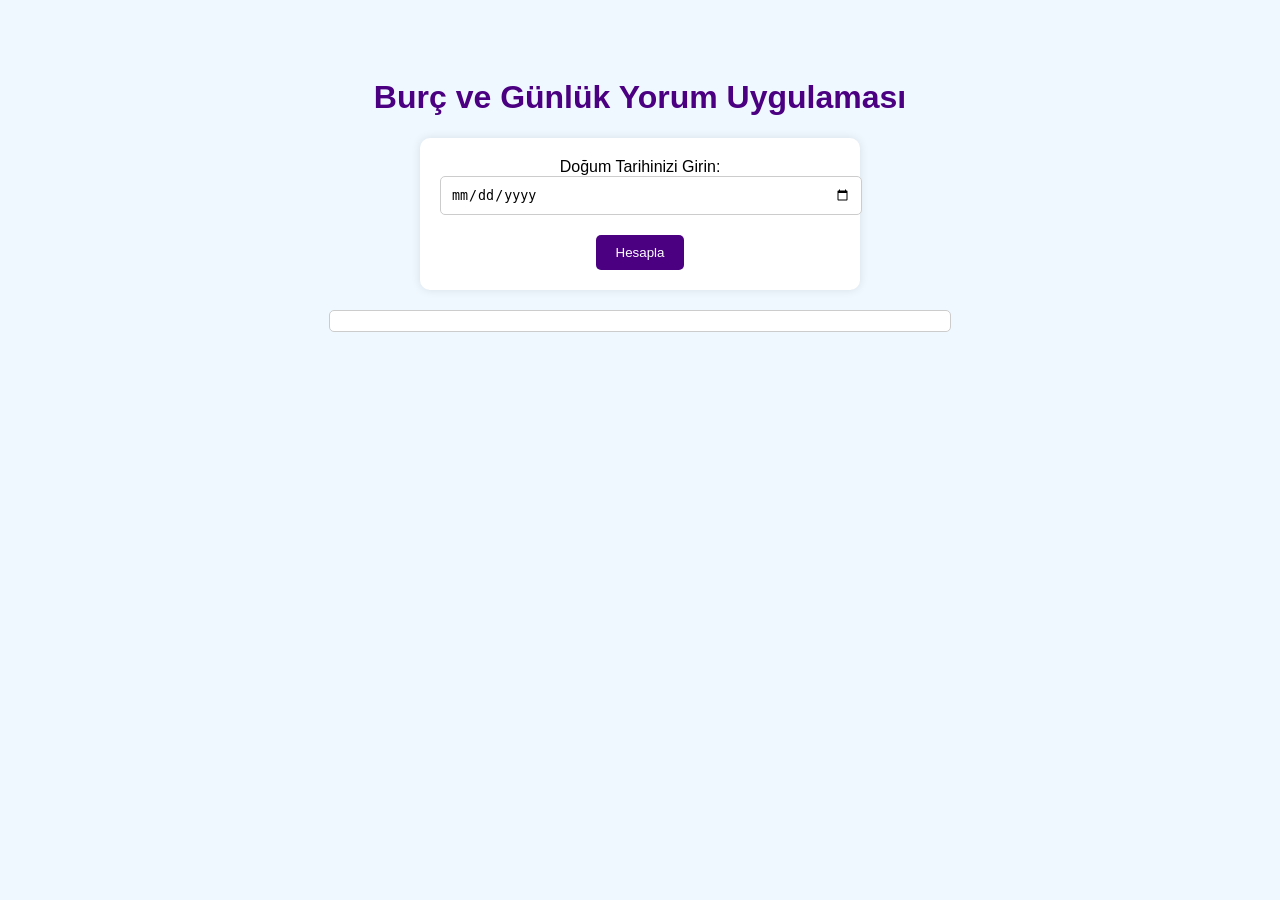
<file: burc/index.html>
<!DOCTYPE html>
<html lang="tr">
<head>
    <meta charset="UTF-8">
    <meta name="viewport" content="width=device-width, initial-scale=1.0">
    <title>Burç ve Günlük Yorum Uygulaması</title>
    <style>
        body {
            font-family: Arial, sans-serif;
            background-color: #f0f8ff;
            text-align: center;
            padding: 50px;
        }
        h1 {
            color: #4b0082;
        }
        form {
            margin: 20px auto;
            max-width: 400px;
            padding: 20px;
            background-color: #fff;
            border-radius: 10px;
            box-shadow: 0 0 10px rgba(0,0,0,0.1);
        }
        input[type="date"] {
            padding: 10px;
            width: 100%;
            margin-bottom: 20px;
            border: 1px solid #ccc;
            border-radius: 5px;
        }
        button {
            padding: 10px 20px;
            background-color: #4b0082;
            color: white;
            border: none;
            border-radius: 5px;
            cursor: pointer;
        }
        button:hover {
            background-color: #6a5acd;
        }
        #result {
            margin-top: 20px;
            font-size: 18px;
            color: #333;
            max-width: 600px;
            margin: 20px auto;
            text-align: left;
            line-height: 1.5;
            max-height: 400px; /* Uzun yorumlar için scroll */
            overflow-y: auto;
            padding: 10px;
            border: 1px solid #ccc;
            border-radius: 5px;
            background-color: #fff;
        }
        #result strong {
            display: block;
            margin-bottom: 10px;
        }
    </style>
</head>
<body>
    <h1>Burç ve Günlük Yorum Uygulaması</h1>
    <form id="birthForm">
        <label for="birthdate">Doğum Tarihinizi Girin:</label><br>
        <input type="date" id="birthdate" required><br>
        <button type="submit">Hesapla</button>
    </form>
    <div id="result"></div>

    <script>
        // Burç hesaplama fonksiyonu
        function getZodiacSign(day, month) {
            if ((month == 3 && day >= 21) || (month == 4 && day <= 19)) return "Koç";
            if ((month == 4 && day >= 20) || (month == 5 && day <= 20)) return "Boğa";
            if ((month == 5 && day >= 21) || (month == 6 && day <= 20)) return "İkizler";
            if ((month == 6 && day >= 21) || (month == 7 && day <= 22)) return "Yengeç";
            if ((month == 7 && day >= 23) || (month == 8 && day <= 22)) return "Aslan";
            if ((month == 8 && day >= 23) || (month == 9 && day <= 22)) return "Başak";
            if ((month == 9 && day >= 23) || (month == 10 && day <= 22)) return "Terazi";
            if ((month == 10 && day >= 23) || (month == 11 && day <= 21)) return "Akrep";
            if ((month == 11 && day >= 22) || (month == 12 && day <= 21)) return "Yay";
            if ((month == 12 && day >= 22) || (month == 1 && day <= 19)) return "Oğlak";
            if ((month == 1 && day >= 20) || (month == 2 && day <= 18)) return "Kova";
            if ((month == 2 && day >= 19) || (month == 3 && day <= 20)) return "Balık";
            return "Geçersiz tarih";
        }

        // Her burç için uzun, dedikodulu, samimi günlük yorumlar (rastgele seçilecek) – Gerçekmiş gibi, arkadaş sohbeti tarzı
        const horoscopes = {
            "Koç": [
                "Hey Koç'um, otur kahveni al da dinle, bugün sanki hayatın bir dedikodu dergisi gibi! 😏 Sabah uyanır uyanmaz telefonun çalacak, eski bir arkadaşın 'Hatırlıyor musun lisedeki o skandalı? O çocuk şimdi ne yapıyor biliyor musun?' diye başlayacak ve saatlerce kıkırdayarak konuşacaksınız. İş yerinde patronun seni fark edecek, belki bir övgü gelecek ama arkandan kıskanç birileri 'Koç yine dikkat çekiyor' diye fısıldayacak – sen aldırma, senin enerjin herkesi ezer geçer! Aşk hayatına gelince, o flört ettiğin kişi bugün mesaj atabilir, 'Dün gece seni düşündüm' diyecek ama acele etme, yoksa 'Koç yine kalp kırdı' dedikodusu yayılır. Sağlığına dikkat et, bol su iç, yoksa akşam yorgun düşersin ve arkadaşlar 'Koç mu hasta?' diye endişelenir. Bugün senin günün, keyfini çıkar! 💪",
                "Vay be Koç, bugün tam bir ateş topu gibisin, dedikodular da alev alev yanıyor! 🔥 Dün gece sosyal medyada gördüğün o eski sevgiliyi mi merak ediyorsun? Bugün ortak bir arkadaşından haber alacaksın, 'O şimdi kiminle çıkıyor biliyor musun? Aman aman, detaylar şok edici!' diye anlatacak ve kahkahalarla güleceksiniz. İş yerinde yeni bir fırsat çıkacak, sen öne çıkacaksın ama ekipte biri arkandan 'Koç hırslı çıktı' diye laf edecek – sen cool kal, zafer senin. Para konusunda şanslısın, belki bir indirim yakalayacaksın ama abartma, yoksa 'Koç paraları saçıyor' derler. Akşam belki bir buluşma var, romantik geçecek ama sırlarını sakla, dedikodu kulaktan kulağa gider. Sağlığını ihmal etme, yürüyüş yap, yarın daha enerjik ol! 😘",
                "Ah Koç'çiğim, bugün hayatın bir film gibi, dedikodular da senaryonun parçası! 🎥 Sabah kahvaltıda bir akraban arayacak, 'Duydun mu kuzenin yeni işini? Ama arkasında neler dönüyor biliyor musun?' diye başlayacak ve saatlerce aile sırlarını paylaşacaksınız. İş yerinde liderlik edeceksin, herkes seni izleyecek ama kıskanç bir meslektaş 'Koç şov yapıyor' diye mızmızlanacak – sen gül geç. Aşkta sürpriz bir mesaj gelebilir, 'Seni özledim' diyecek biri, ama eski defterleri açma, yeni maceralar daha eğlenceli. Sağlığına özen göster, dinlen, yoksa arkadaşlar 'Koç yoruldu mu yoksa?' diye sorar. Bugün pozitif kal, her şey yoluna girecek! 🌟"
            ],
            "Boğa": [
                "Boğa'cığım, hadi gel sohbet edelim, bugün sabrın altın gibi parlayacak ama dedikodular da peşinde! 😌 Sabah bir arkadaşın mesaj atacak, 'Şu komşunun yeni evi hakkında duydun mu? Parayı nereden buldu sence?' diye soracak ve finansal sırları uzun uzun konuşacaksınız. İş yerinde terfi kokusu var, sen sakin sakin ilerle ama biri arkandan 'Boğa temkinli ama hırslı' diye dedikodu yapacak – sen aldırma, senin gibi sağlam biri kazanır. Aşk hayatında romantik bir akşam yemeği planla, partnerinle eski anıları yad edin, 'Hatırlıyor musun o tatili?' diye gülüşeceksiniz. Sağlığına dikkat, lezzetli yemekler güzel ama abartma, yoksa 'Boğa kilo aldı mı?' diye laf ederler. Bugün keyfini çıkar, her şey stabil! 🍷",
                "Hey Boğa, bugün para ve lüks dolu, dedikodular da lüks bir parti gibi! 💰 Dün alışverişte gözüne çarpan o çantayı mı istiyorsun? Bugün bir arkadaşın 'Ben de aldım, ama indirim sırrını söyleyeyim mi?' diye arayacak ve saatlerce alışveriş dedikodusu yapacaksınız. Aile içinde bir miras konusu açılabilir, 'Amcanın paraları kime kalacak?' diye tartışacaksınız. İş yerinde sakin kal, bir tartışma çıkabilir ama sen kazanacaksın. Akşam sevgilinle evde kal, 'Neler yaşadık biz?' diye samimi sohbet edin ama sırlarınızı dışarı sızdırma. Sağlığını düşün, yürüyüş yap, yoksa 'Boğa tembelleşti' derler. Harika bir gün seni bekliyor! 😊",
                "Boğa burcu, bugün tam bir gurme gibisin, dedikodular da lezzetli! 🍲 Sabah pastanede bir tanıdıkla karşılaşacaksın, 'Duydun mu şu restoranın skandalını? Şef kiminle çıkıyormuş?' diye başlayacak ve kahve eşliğinde uzun sohbet edeceksiniz. İş yerinde finansal bir fırsat çıkacak, sen detaylara hakim olacaksın ama kıskanç biri 'Boğa yine hesap yapıyor' diye fısıldayacak. Aşkta stabilite var, sürpriz bir hediye gelebilir, 'Seni düşündüm' diyecek partnerin. Sağlığına özen göster, sağlıklı beslen, yoksa arkadaşlar 'Boğa dikkat et kendine' diye uyarır. Bugün huzurlu geçsin! 🌿"
            ],
            "İkizler": [
                "İkizler'im, bugün iletişim patlaması yaşayacaksın, dedikodular havada uçuşuyor gibi! 📱 Sabah telefonun susmayacak, bir arkadaş 'Duydun mu şu ünlü çifti? Ayrılmışlar, detaylar inanılmaz!' diye başlayacak ve saatlerce magazin sohbeti yapacaksınız. İş yerinde yeni fikirler üreteceksin, herkes seni dinleyecek ama biri 'İkizler yine kararsız' diye arkandan konuşacak – sen gül geç, senin zekan herkesi ezer. Aşkta flört dolu, belki birden fazla mesaj alacaksın, 'Ne eğlenceliydin dün!' diyecek biri. Sağlığına dikkat, stres yapma, yoksa 'İkizler yoruldu mu?' derler. Bugün sosyal ol, keyfini çıkar! 😂",
                "Vay İkizler, bugün sosyal kelebek gibisin, dedikodular da kelebek gibi uçuşuyor! 🦋 Dün gece partide tanıştığın o kişi bugün arayacak, 'Ne komik anılardı, daha anlatayım mı?' diyecek ve uzun bir sohbet başlayacak. Arkadaş grubunda bir sır paylaşılacak, 'Kimin kiminle çıktığını biliyor musun?' diye heyecanlanacaksınız – sen de katıl, eğlenceli! İş yerinde toplantılar yoğun, sen parlayacaksın. Akşam bir buluşma olabilir, 'Hayatın nasıl?' diye derinleşecek. Sağlığını ihmal etme, dinlen! 😄",
                "İkizler burcu, bugün tam bir sohbet makinesi, dedikodular da makine gibi çalışıyor! ☎️ Sabah kahve içerken eski bir dost arayacak, 'Okul arkadaşlarımızın son dedikodularını duydun mu? Kim evlenmiş, kim ayrılmış!' diye anlatacak ve kahkahalarla güleceksiniz. İş yerinde yenilikçi bir fikir sunacaksın, ama rekabet var – dikkat et. Aşk hayatında kararsızlık olabilir, ama eğlenceli bir flört seni bekliyor, 'Seni gördüm rüyamda' diye mesaj gelecek. Sağlığını düşün, yürüyüş yap, yoksa 'İkizler stresli mi?' diye sorarlar. Harika bir gün! 🌈"
            ],
            "Yengeç": [
                "Yengeç'çiğim, bugün duygusal dalgalar yüksek, dedikodular da dalga dalga geliyor! 🌊 Sabah ailenle konuşacaksın, 'Kuzenin düğünü hakkında duydun mu? Arkasında neler dönüyor sence?' diye soracaklar ve saatlerce aile sırlarını paylaşacaksınız. İş yerinde güvenlik arayacaksın, ama bir değişiklik gelebilir – sakin kal. Aşkta derin sohbetler olacak, partnerinle 'Eski anılarımızı hatırlıyor musun?' diye yakınlaşacaksınız. Sağlığına dikkat, duygusal yorgunluk olmasın, yoksa 'Yengeç üzgün mü?' derler. Bugün evinde kal, huzur bul! 🏡",
                "Ah Yengeç, bugün ev ve aile odaklısın, dedikodular da aile yemeği gibi samimi! 🍲 Dün gece rüyanda gördüğün o eski evi mi özledin? Bugün bir akraban arayacak ve 'Nostaljik dedikodular yapalım mı? Kim ne yapıyor?' diye saatlerce konuşacaksınız. İş yerinde duygusal destek bulacaksın, ama biri arkandan konuşabilir. Akşam evde romantik bir gece geçir, sevgilinle sırlarını paylaş, 'Seni seviyorum' diyecek. Sağlığını düşün, dinlen! 😌",
                "Yengeç burcu, bugün tam bir koruyucu, dedikodular da koruyucu kalkan gibi! 🛡️ Sabah bir arkadaşın dertleşmek için gelecek, 'Hayatındaki son gelişmeleri anlatayım mı? Aman, şok olacaksın!' diye uzun uzun konuşacaksınız. İş yerinde stabilite var, ama sürpriz bir haber gelebilir. Aşk hayatında güven önemli, yeni bir bağ kurulabilir, 'Bana ihtiyacın var mı?' diye soracak biri. Sağlığını düşün, su iç bol bol! 🌙"
            ],
            "Aslan": [
                "Aslan'ım, bugün spot ışıkları altında parlayacaksın, dedikodular da senin hakkında dönüyor! 🌟 Sabah bir hayran mesajı alacaksın, 'Ne kadar karizmatiksin, dün geceki hikayeni anlatayım mı?' diyecek ve sohbet uzayacak. İş yerinde liderlik edeceksin, ama kıskançlık olacak – aldırma. Aşkta tutkulu bir gün, flörtler havada, 'Seni gördüm rüyamda' diye mesaj gelecek. Sağlığına dikkat, enerjini yönet, yoksa 'Aslan yoruldu mu?' derler! 👑",
                "Vay Aslan, bugün kral/kraliçe gibisin, dedikodular da saray entrikası gibi! 🏰 Dün partideki performansın hakkında herkes konuşuyor, bugün övgüler yağacak, 'Aslan yine yıldız!' diyecekler. Arkadaş grubunda dedikodu dönecek, sen merkezde olacaksın. İş yerinde başarı var, ama dikkat et. Akşam romantik bir randevu seni bekliyor, 'Ne kadar çekicisin' diyecek biri. Sağlığını ihmal etme! 😎",
                "Aslan burcu, bugün tam bir yıldız, dedikodular da magazin gibi! 📸 Sabah sosyal medyada beğeniler yağacak, birileri 'Aslan şov yapıyor' diye fısıldayacak. İş yerinde terfi konuşulabilir, heyecanlı. Aşk hayatında drama olabilir, ama sen kazanacaksın, 'Seni özledim' diye arayan olacak. Sağlığını düşün! 🔥"
            ],
            "Başak": [
                "Başak'cığım, bugün detaylara odaklanacaksın, dedikodular da detaylı analiz gibi! 🔍 Sabah bir meslektaşın arayacak, 'Projedeki hatayı duydun mu? Arkasında kim var sence?' diye soracak ve uzun analiz yapacaksınız. İş yerinde mükemmellik peşindesin, başarı gelecek. Aşkta pratik ol, ama romantizmi unutma, 'Planlarımızı konuşalım mı?' diye mesaj gelecek. Sağlığına özen göster, yoksa 'Başak stresli mi?' derler
</file>
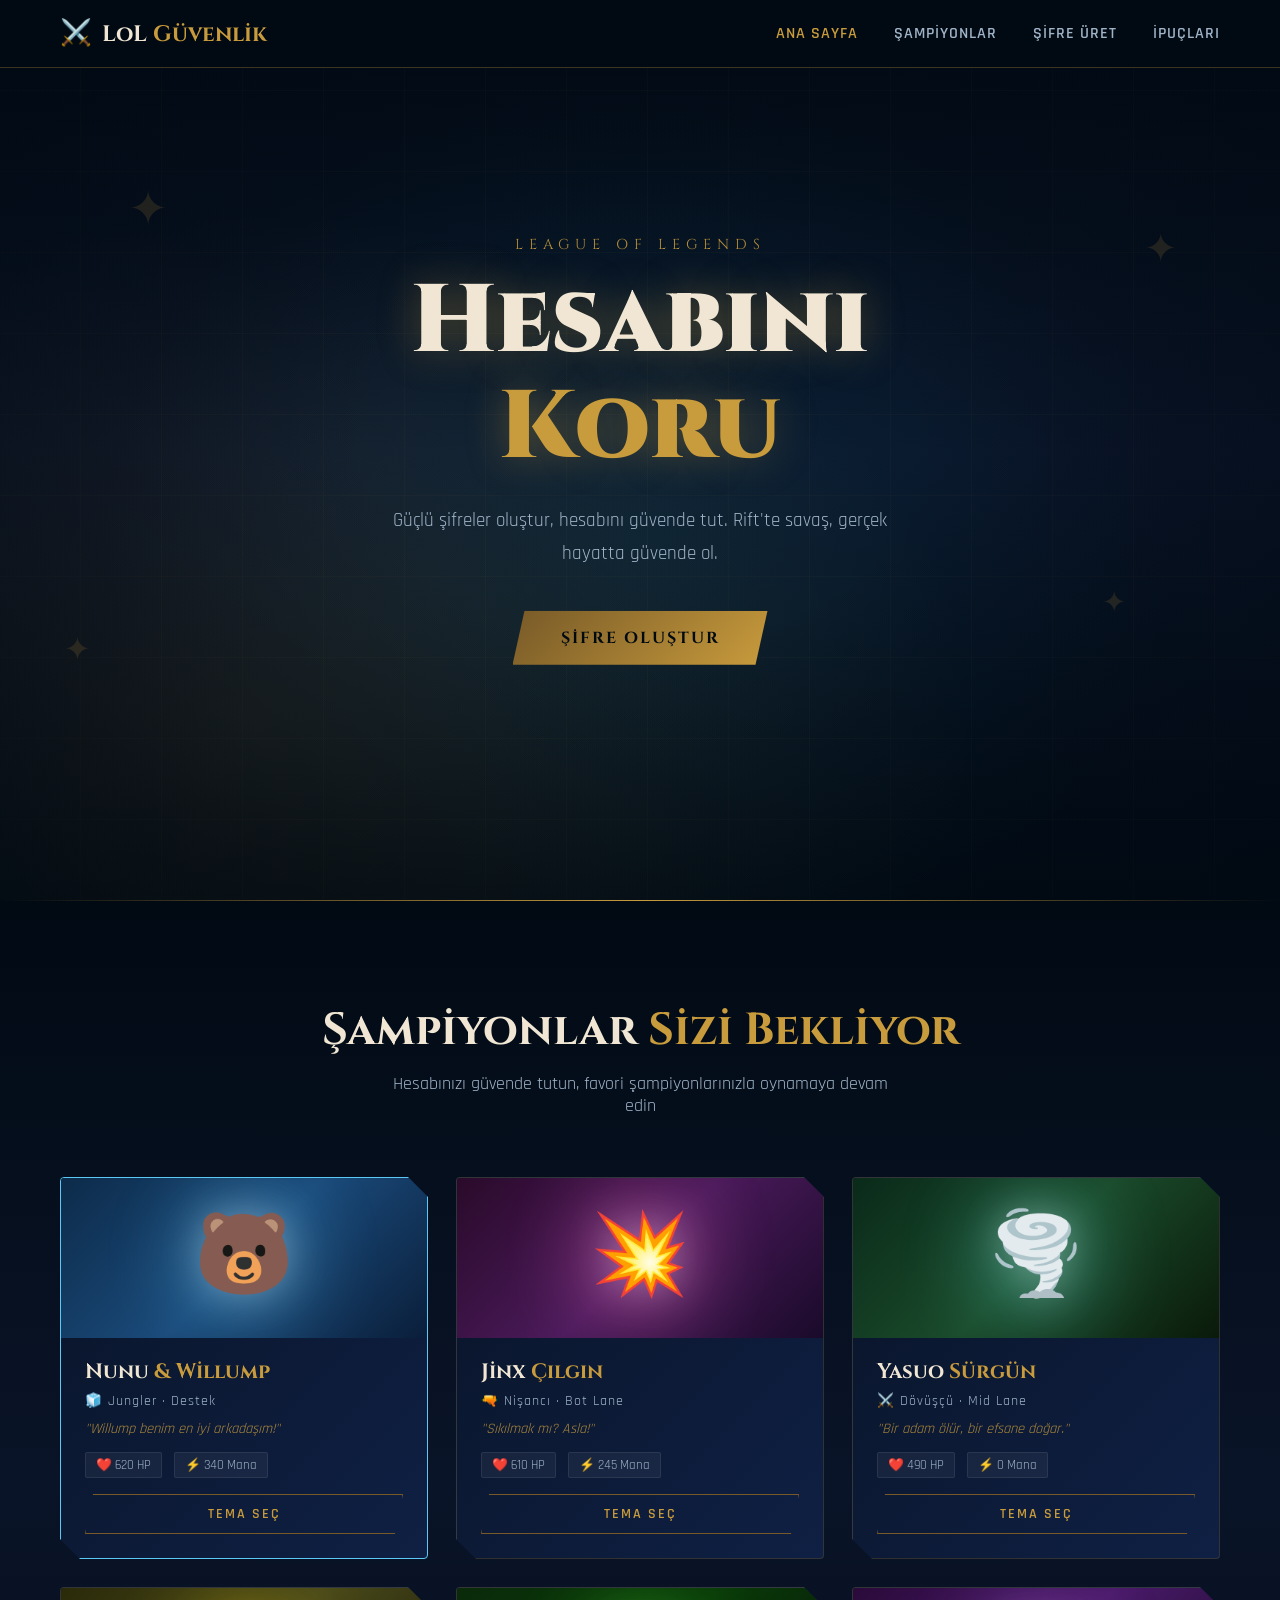
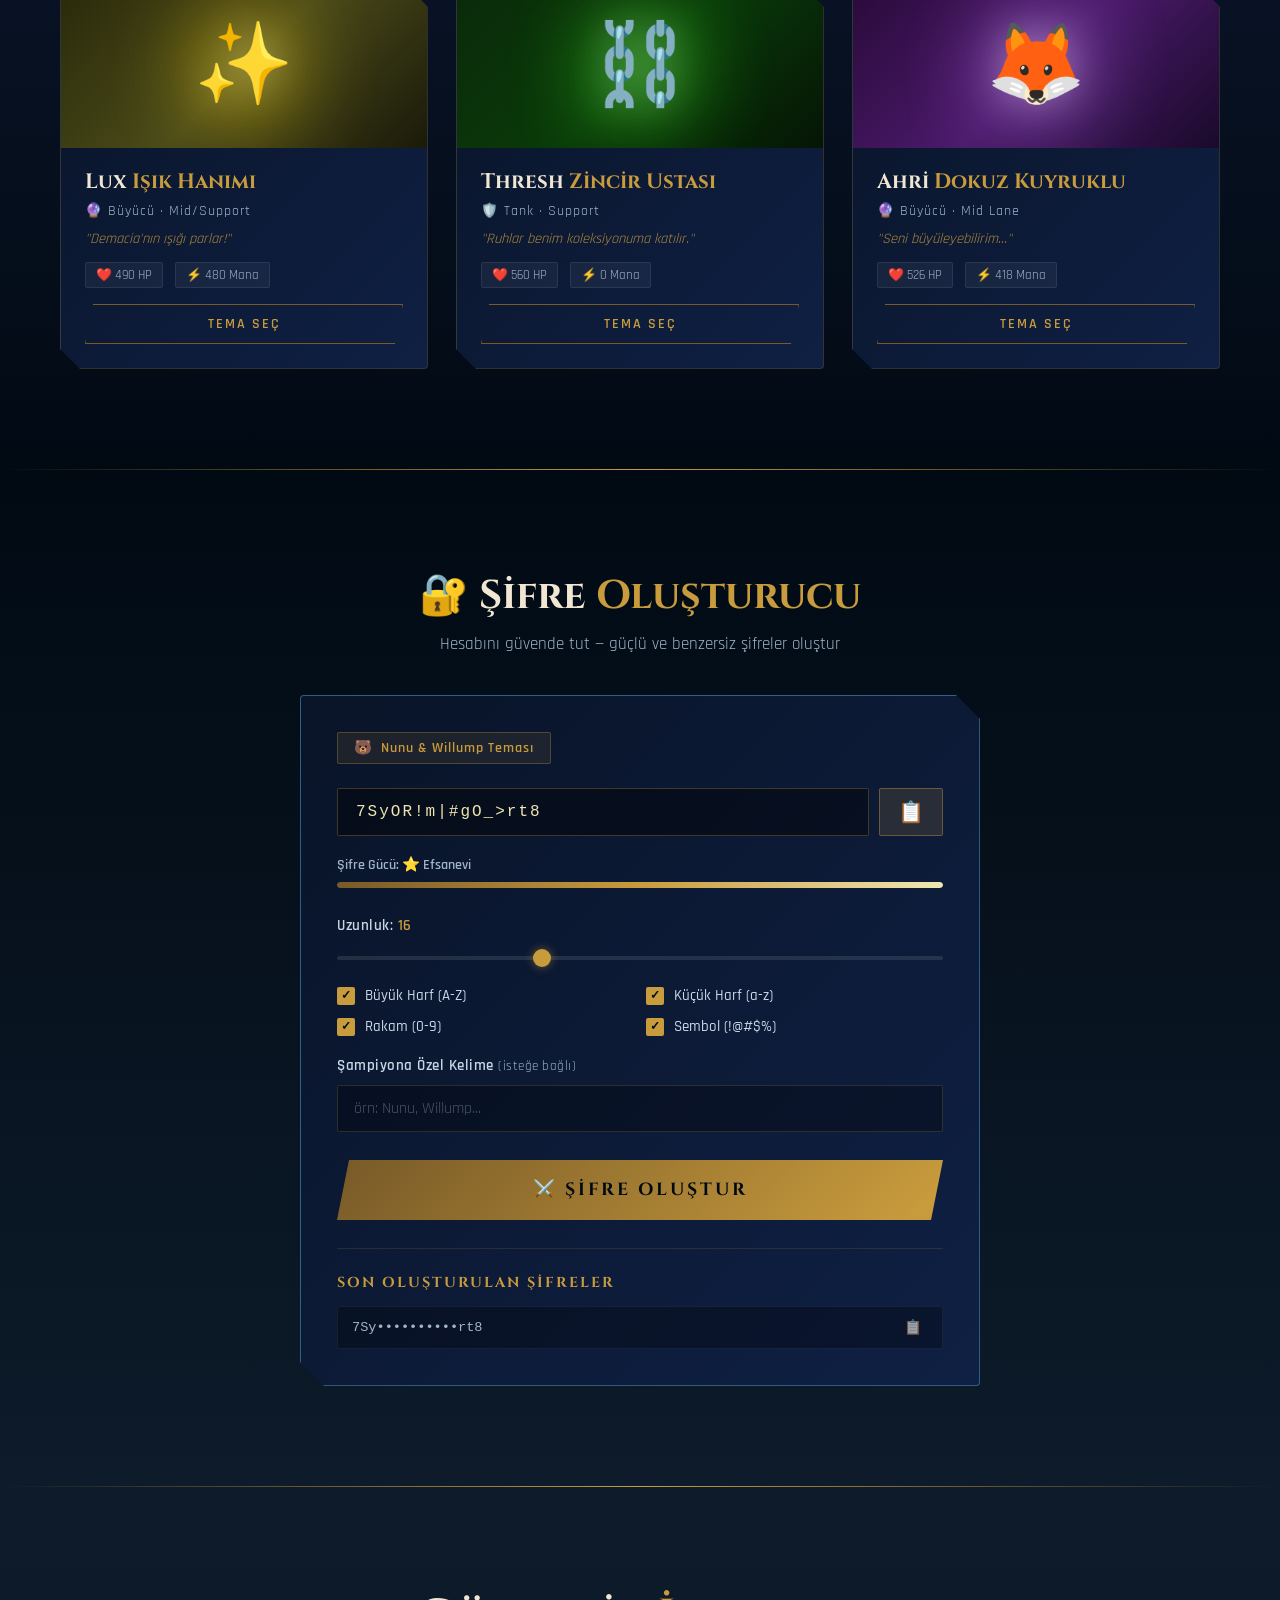
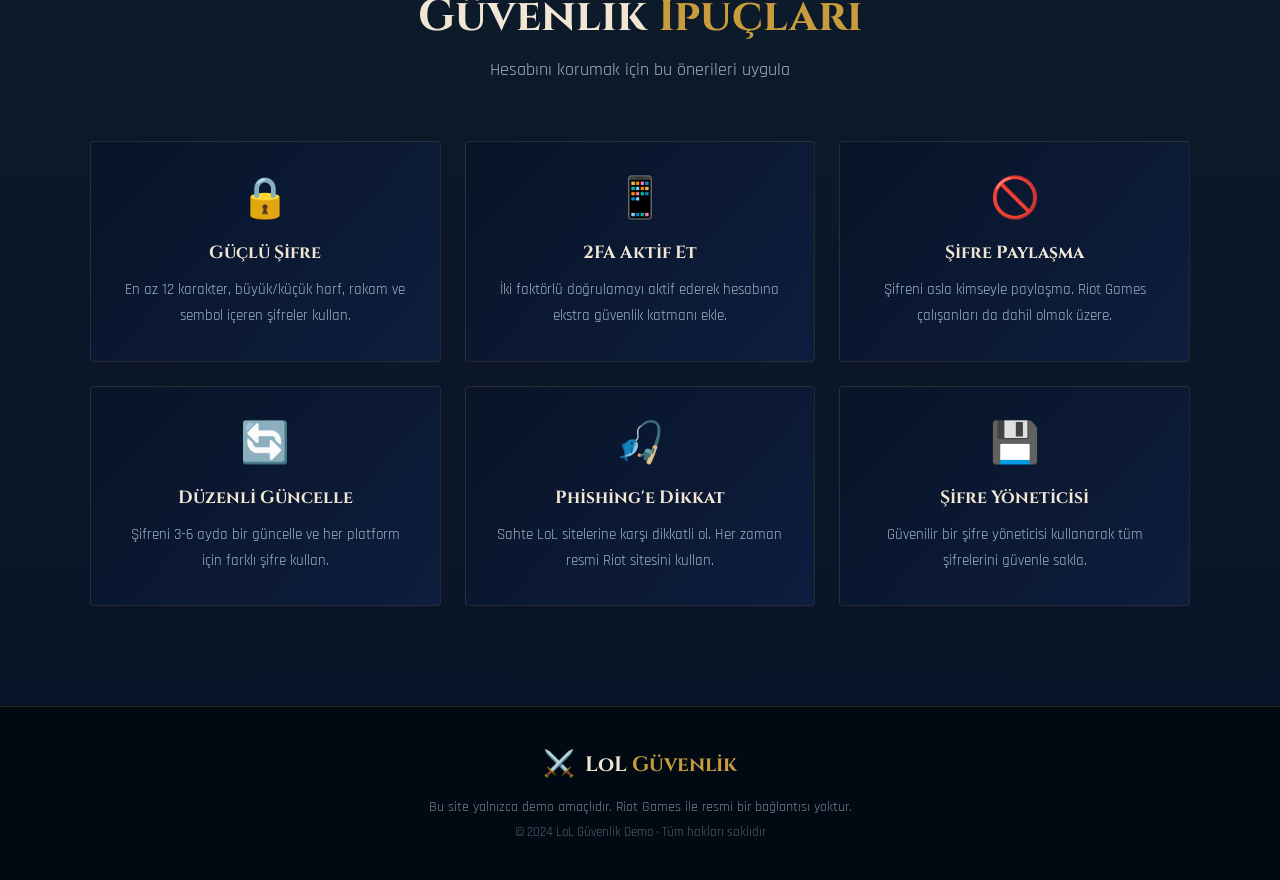
<file: lol/index.html>
<!DOCTYPE html>
<html lang="tr">
<head>
  <meta charset="UTF-8" />
  <meta name="viewport" content="width=device-width, initial-scale=1.0"/>
  <title>LoL Şifre Oluşturucu</title>
  <link rel="stylesheet" href="style.css" />
  <link href="https://fonts.googleapis.com/css2?family=Cinzel:wght@400;700;900&family=Rajdhani:wght@400;500;600;700&display=swap" rel="stylesheet"/>
</head>
<body>

  <!-- NAVBAR -->
  <nav class="navbar">
    <div class="nav-logo">
      <span class="logo-icon">⚔️</span>
      <span class="logo-text">LoL <span class="gold">Güvenlik</span></span>
    </div>
    <ul class="nav-links">
      <li><a href="#home">Ana Sayfa</a></li>
      <li><a href="#characters">Şampiyonlar</a></li>
      <li><a href="#generator">Şifre Üret</a></li>
      <li><a href="#tips">İpuçları</a></li>
    </ul>
  </nav>

  <!-- HERO SECTION -->
  <section class="hero" id="home">
    <div class="hero-overlay"></div>
    <div class="hero-content">
      <p class="hero-subtitle">League of Legends</p>
      <h1 class="hero-title">Hesabını <span class="gold">Koru</span></h1>
      <p class="hero-desc">Güçlü şifreler oluştur, hesabını güvende tut. Rift'te savaş, gerçek hayatta güvende ol.</p>
      <a href="#generator" class="btn-primary">Şifre Oluştur</a>
    </div>
    <div class="hero-runes">
      <div class="rune rune1">✦</div>
      <div class="rune rune2">✦</div>
      <div class="rune rune3">✦</div>
      <div class="rune rune4">✦</div>
    </div>
  </section>

  <!-- CHAMPIONS SECTION -->
  <section class="characters" id="characters">
    <div class="section-header">
      <h2>Şampiyonlar <span class="gold">Sizi Bekliyor</span></h2>
      <p>Hesabınızı güvende tutun, favori şampiyonlarınızla oynamaya devam edin</p>
    </div>
    <div class="champions-grid">

      <div class="champion-card" data-champ="nunu">
        <div class="champ-art nunu-art">
          <div class="champ-emoji">🐻</div>
          <div class="champ-glow nunu-glow"></div>
        </div>
        <div class="champ-info">
          <h3>Nunu <span class="gold">&amp; Willump</span></h3>
          <p class="champ-role">🧊 Jungler · Destek</p>
          <p class="champ-quote">"Willump benim en iyi arkadaşım!"</p>
          <div class="champ-stats">
            <span class="stat">❤️ 620 HP</span>
            <span class="stat">⚡ 340 Mana</span>
          </div>
          <button class="btn-champ" onclick="setChampTheme('nunu')">Tema Seç</button>
        </div>
      </div>

      <div class="champion-card" data-champ="jinx">
        <div class="champ-art jinx-art">
          <div class="champ-emoji">💥</div>
          <div class="champ-glow jinx-glow"></div>
        </div>
        <div class="champ-info">
          <h3>Jinx <span class="gold">Çılgın</span></h3>
          <p class="champ-role">🔫 Nişancı · Bot Lane</p>
          <p class="champ-quote">"Sıkılmak mı? Asla!"</p>
          <div class="champ-stats">
            <span class="stat">❤️ 610 HP</span>
            <span class="stat">⚡ 245 Mana</span>
          </div>
          <button class="btn-champ" onclick="setChampTheme('jinx')">Tema Seç</button>
        </div>
      </div>

      <div class="champion-card" data-champ="yasuo">
        <div class="champ-art yasuo-art">
          <div class="champ-emoji">🌪️</div>
          <div class="champ-glow yasuo-glow"></div>
        </div>
        <div class="champ-info">
          <h3>Yasuo <span class="gold">Sürgün</span></h3>
          <p class="champ-role">⚔️ Dövüşçü · Mid Lane</p>
          <p class="champ-quote">"Bir adam ölür, bir efsane doğar."</p>
          <div class="champ-stats">
            <span class="stat">❤️ 490 HP</span>
            <span class="stat">⚡ 0 Mana</span>
          </div>
          <button class="btn-champ" onclick="setChampTheme('yasuo')">Tema Seç</button>
        </div>
      </div>

      <div class="champion-card" data-champ="lux">
        <div class="champ-art lux-art">
          <div class="champ-emoji">✨</div>
          <div class="champ-glow lux-glow"></div>
        </div>
        <div class="champ-info">
          <h3>Lux <span class="gold">Işık Hanımı</span></h3>
          <p class="champ-role">🔮 Büyücü · Mid/Support</p>
          <p class="champ-quote">"Demacia'nın ışığı parlar!"</p>
          <div class="champ-stats">
            <span class="stat">❤️ 490 HP</span>
            <span class="stat">⚡ 480 Mana</span>
          </div>
          <button class="btn-champ" onclick="setChampTheme('lux')">Tema Seç</button>
        </div>
      </div>

      <div class="champion-card" data-champ="thresh">
        <div class="champ-art thresh-art">
          <div class="champ-emoji">⛓️</div>
          <div class="champ-glow thresh-glow"></div>
        </div>
        <div class="champ-info">
          <h3>Thresh <span class="gold">Zincir Ustası</span></h3>
          <p class="champ-role">🛡️ Tank · Support</p>
          <p class="champ-quote">"Ruhlar benim koleksiyonuma katılır."</p>
          <div class="champ-stats">
            <span class="stat">❤️ 560 HP</span>
            <span class="stat">⚡ 0 Mana</span>
          </div>
          <button class="btn-champ" onclick="setChampTheme('thresh')">Tema Seç</button>
        </div>
      </div>

      <div class="champion-card" data-champ="ahri">
        <div class="champ-art ahri-art">
          <div class="champ-emoji">🦊</div>
          <div class="champ-glow ahri-glow"></div>
        </div>
        <div class="champ-info">
          <h3>Ahri <span class="gold">Dokuz Kuyruklu</span></h3>
          <p class="champ-role">🔮 Büyücü · Mid Lane</p>
          <p class="champ-quote">"Seni büyüleyebilirim..."</p>
          <div class="champ-stats">
            <span class="stat">❤️ 526 HP</span>
            <span class="stat">⚡ 418 Mana</span>
          </div>
          <button class="btn-champ" onclick="setChampTheme('ahri')">Tema Seç</button>
        </div>
      </div>

    </div>
  </section>

  <!-- PASSWORD GENERATOR -->
  <section class="generator" id="generator">
    <div class="gen-container">
      <div class="gen-header">
        <h2>🔐 Şifre <span class="gold">Oluşturucu</span></h2>
        <p>Hesabını güvende tut — güçlü ve benzersiz şifreler oluştur</p>
      </div>

      <div class="gen-box" id="genBox">
        <div class="champ-badge" id="champBadge">
          <span id="champEmoji">🐻</span>
          <span id="champName">Nunu Teması</span>
        </div>

        <div class="password-display">
          <input type="text" id="passwordOutput" readonly placeholder="Şifreniz burada görünecek..." />
          <button class="copy-btn" onclick="copyPassword()" title="Kopyala">
            <span id="copyIcon">📋</span>
          </button>
        </div>

        <div class="strength-bar-container">
          <div class="strength-label">Şifre Gücü: <span id="strengthText">—</span></div>
          <div class="strength-bar">
            <div class="strength-fill" id="strengthFill"></div>
          </div>
        </div>

        <div class="gen-options">
          <div class="option-group">
            <label>Uzunluk: <span id="lengthVal" class="gold">16</span></label>
            <input type="range" id="lengthSlider" min="8" max="32" value="16" oninput="updateLength(this.value)" />
          </div>

          <div class="checkboxes">
            <label class="checkbox-label">
              <input type="checkbox" id="useUpper" checked />
              <span class="checkmark"></span>
              Büyük Harf (A-Z)
            </label>
            <label class="checkbox-label">
              <input type="checkbox" id="useLower" checked />
              <span class="checkmark"></span>
              Küçük Harf (a-z)
            </label>
            <label class="checkbox-label">
              <input type="checkbox" id="useNumbers" checked />
              <span class="checkmark"></span>
              Rakam (0-9)
            </label>
            <label class="checkbox-label">
              <input type="checkbox" id="useSymbols" checked />
              <span class="checkmark"></span>
              Sembol (!@#$%)
            </label>
          </div>

          <div class="option-group">
            <label>Şampiyona Özel Kelime <span class="optional">(isteğe bağlı)</span></label>
            <input type="text" id="champWord" placeholder="örn: Nunu, Willump..." maxlength="10" class="text-input" />
          </div>
        </div>

        <button class="btn-generate" onclick="generatePassword()">
          ⚔️ Şifre Oluştur
        </button>

        <div class="password-history" id="historySection" style="display:none">
          <h4>Son Oluşturulan Şifreler</h4>
          <ul id="historyList"></ul>
        </div>
      </div>
    </div>
  </section>

  <!-- TIPS SECTION -->
  <section class="tips" id="tips">
    <div class="section-header">
      <h2>Güvenlik <span class="gold">İpuçları</span></h2>
      <p>Hesabını korumak için bu önerileri uygula</p>
    </div>
    <div class="tips-grid">
      <div class="tip-card">
        <div class="tip-icon">🔒</div>
        <h3>Güçlü Şifre</h3>
        <p>En az 12 karakter, büyük/küçük harf, rakam ve sembol içeren şifreler kullan.</p>
      </div>
      <div class="tip-card">
        <div class="tip-icon">📱</div>
        <h3>2FA Aktif Et</h3>
        <p>İki faktörlü doğrulamayı aktif ederek hesabına ekstra güvenlik katmanı ekle.</p>
      </div>
      <div class="tip-card">
        <div class="tip-icon">🚫</div>
        <h3>Şifre Paylaşma</h3>
        <p>Şifreni asla kimseyle paylaşma. Riot Games çalışanları da dahil olmak üzere.</p>
      </div>
      <div class="tip-card">
        <div class="tip-icon">🔄</div>
        <h3>Düzenli Güncelle</h3>
        <p>Şifreni 3-6 ayda bir güncelle ve her platform için farklı şifre kullan.</p>
      </div>
      <div class="tip-card">
        <div class="tip-icon">🎣</div>
        <h3>Phishing'e Dikkat</h3>
        <p>Sahte LoL sitelerine karşı dikkatli ol. Her zaman resmi Riot sitesini kullan.</p>
      </div>
      <div class="tip-card">
        <div class="tip-icon">💾</div>
        <h3>Şifre Yöneticisi</h3>
        <p>Güvenilir bir şifre yöneticisi kullanarak tüm şifrelerini güvenle sakla.</p>
      </div>
    </div>
  </section>

  <!-- FOOTER -->
  <footer class="footer">
    <div class="footer-content">
      <div class="footer-logo">
        <span class="logo-icon">⚔️</span>
        <span class="logo-text">LoL <span class="gold">Güvenlik</span></span>
      </div>
      <p class="footer-note">Bu site yalnızca demo amaçlıdır. Riot Games ile resmi bir bağlantısı yoktur.</p>
      <p class="footer-copy">© 2024 LoL Güvenlik Demo · Tüm hakları saklıdır</p>
    </div>
  </footer>

  <script src="app.js"></script>
</body>
</html>
</file>
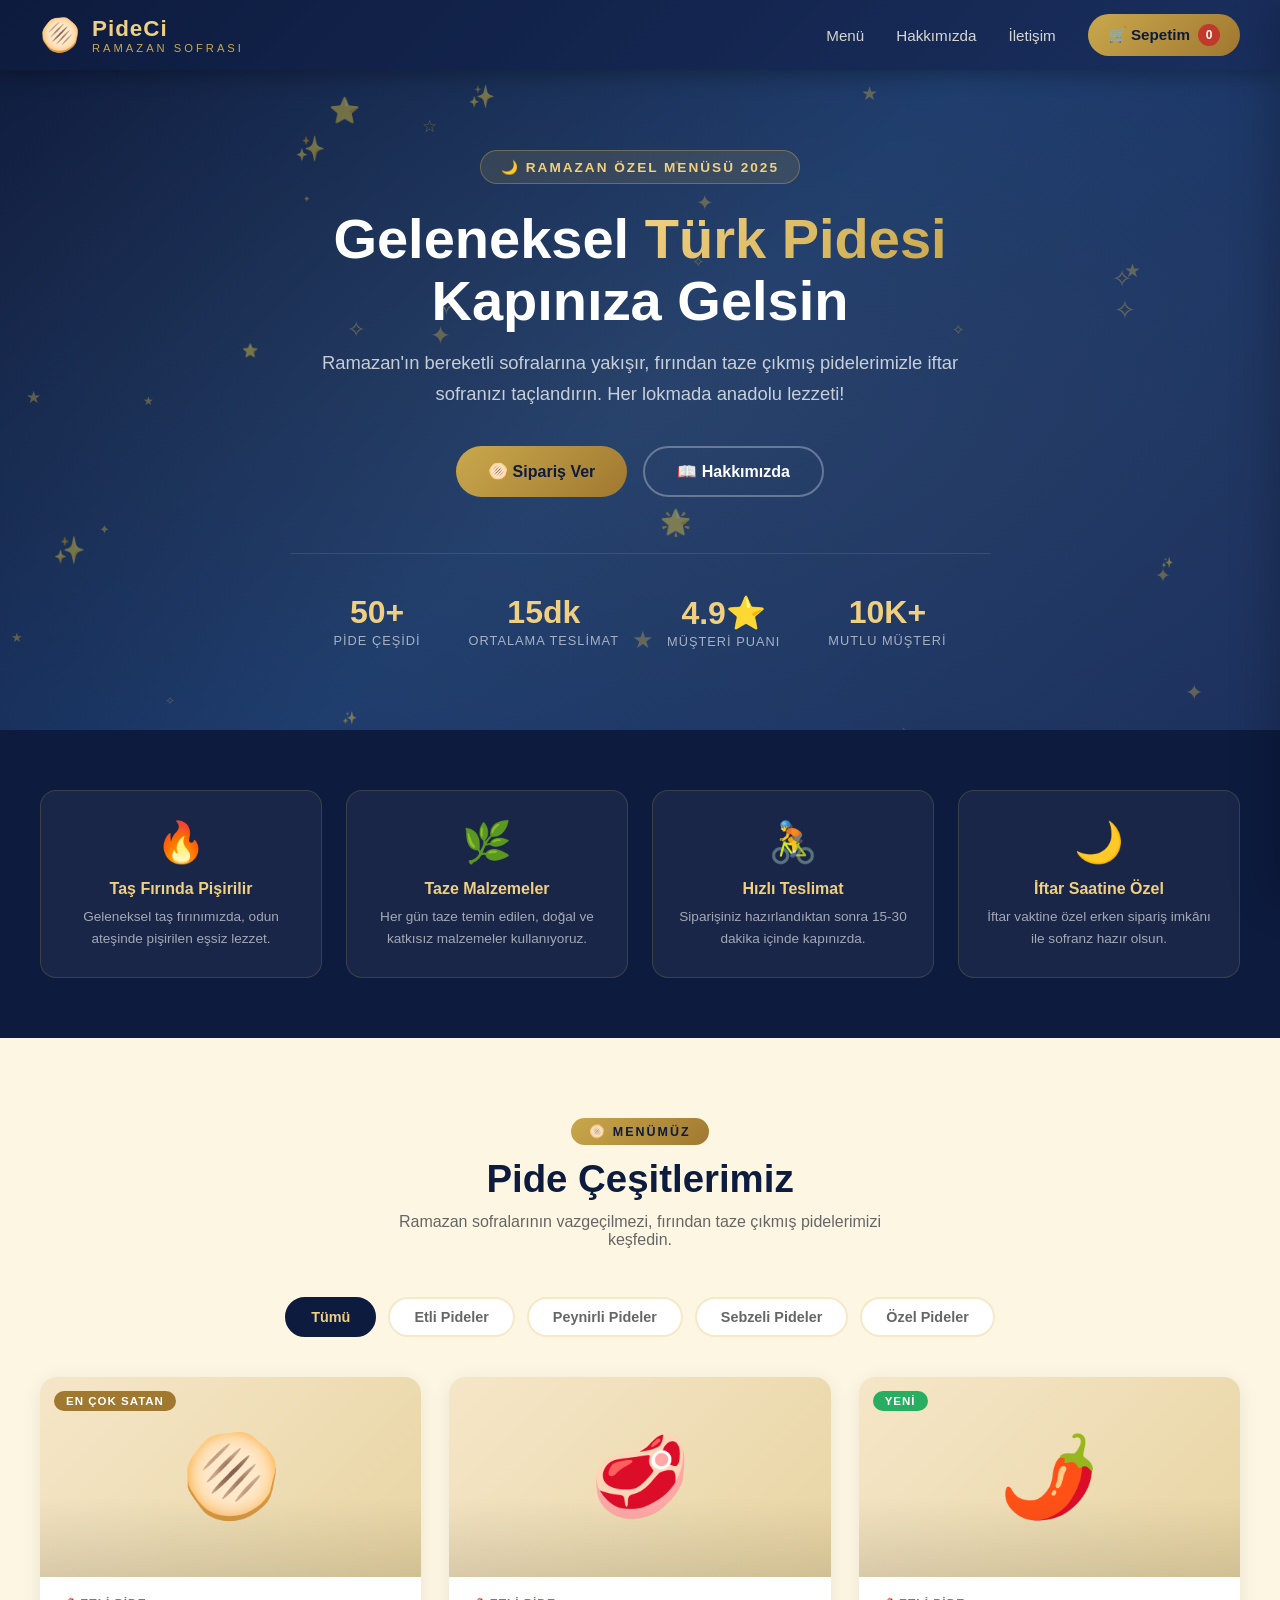
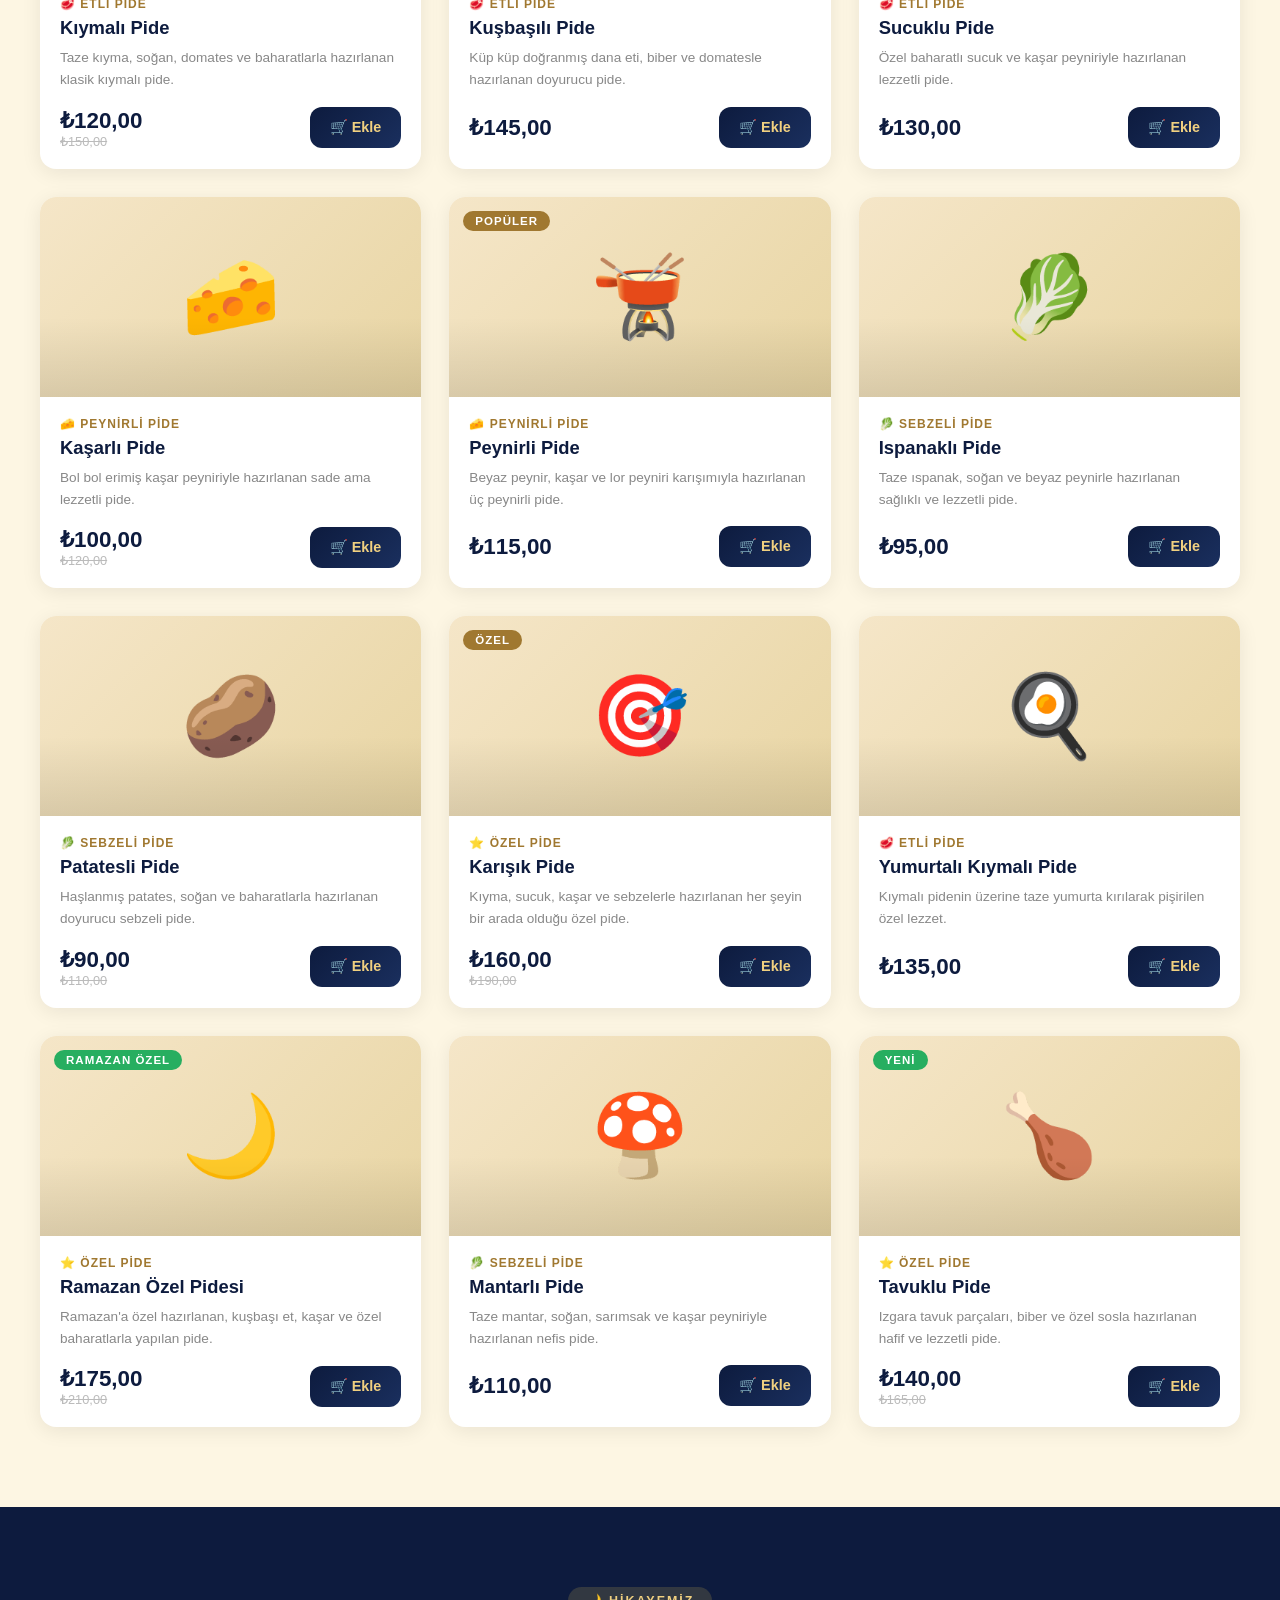
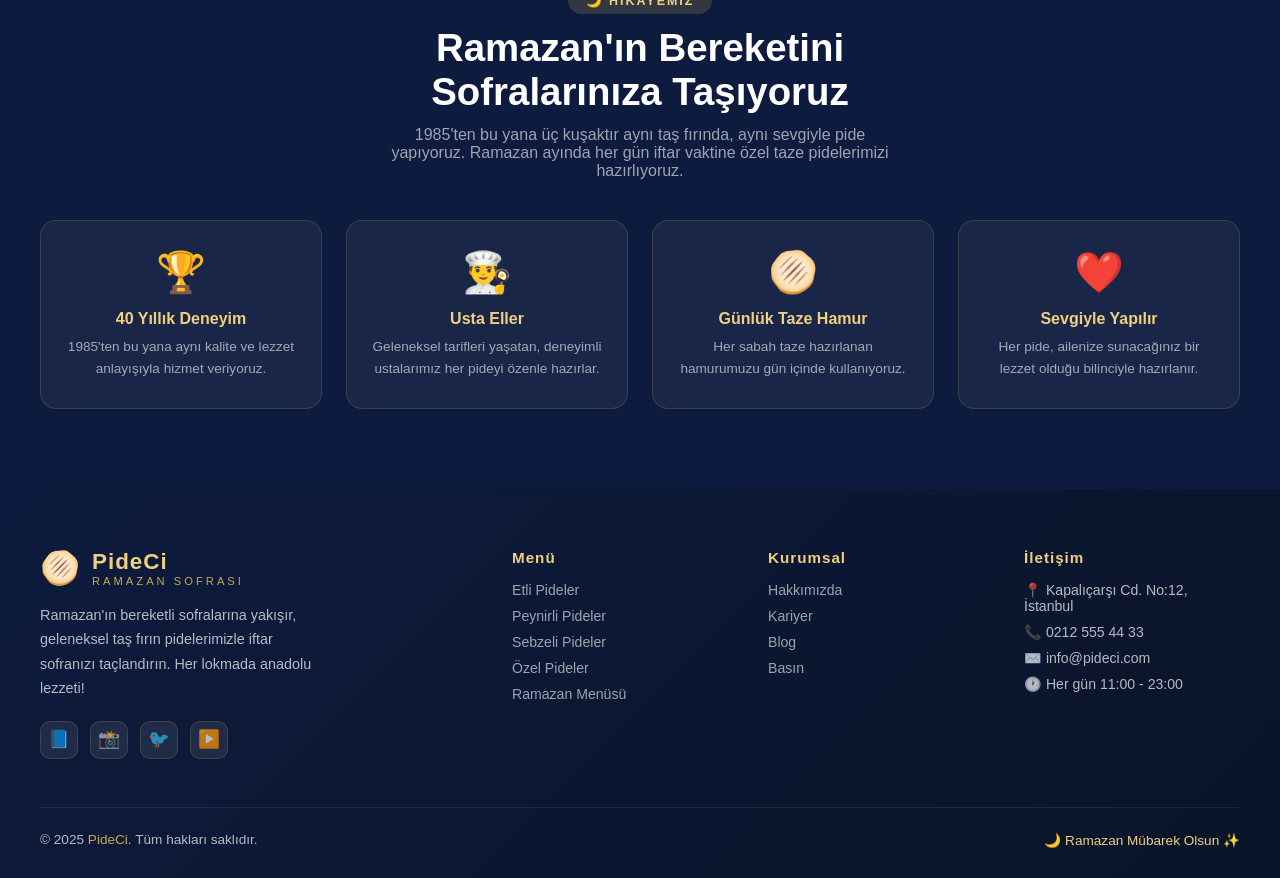
<file: ramadan/index.html>
<!DOCTYPE html>
<html lang="tr">
<head>
  <meta charset="UTF-8" />
  <meta name="viewport" content="width=device-width, initial-scale=1.0" />
  <title>PideCi | Ramazan'ın Vazgeçilmezi</title>
  <link rel="stylesheet" href="style.css" />
  <link rel="icon" href="data:image/svg+xml,<svg xmlns='http://www.w3.org/2000/svg' viewBox='0 0 100 100'><text y='.9em' font-size='90'>🫓</text></svg>" />
</head>
<body>

  <!-- ===== HEADER ===== -->
  <header>
    <div class="header-inner">
      <a href="#" class="logo">
        <span class="logo-icon">🫓</span>
        <div class="logo-text">
          <span>PideCi</span>
          <span>Ramazan Sofrası</span>
        </div>
      </a>

      <nav>
        <a href="#urunler">Menü</a>
        <a href="#hakkimizda">Hakkımızda</a>
        <a href="#iletisim">İletişim</a>
        <button class="cart-btn" id="cartToggle">
          🛒 Sepetim
          <span class="cart-count" id="cartCount">0</span>
        </button>
      </nav>
    </div>
  </header>

  <!-- ===== HERO ===== -->
  <section class="hero">
    <div class="hero-stars" id="heroStars"></div>
    <div class="hero-content">
      <div class="ramadan-badge">🌙 Ramazan Özel Menüsü 2025</div>
      <h1>Geleneksel <span>Türk Pidesi</span><br/>Kapınıza Gelsin</h1>
      <p>
        Ramazan'ın bereketli sofralarına yakışır, fırından taze çıkmış
        pidelerimizle iftar sofranızı taçlandırın. Her lokmada anadolu lezzeti!
      </p>
      <div class="hero-btns">
        <a href="#urunler" class="btn-primary">🫓 Sipariş Ver</a>
        <a href="#hakkimizda" class="btn-secondary">📖 Hakkımızda</a>
      </div>
      <div class="hero-stats">
        <div class="stat">
          <span class="stat-number">50+</span>
          <span class="stat-label">Pide Çeşidi</span>
        </div>
        <div class="stat">
          <span class="stat-number">15dk</span>
          <span class="stat-label">Ortalama Teslimat</span>
        </div>
        <div class="stat">
          <span class="stat-number">4.9⭐</span>
          <span class="stat-label">Müşteri Puanı</span>
        </div>
        <div class="stat">
          <span class="stat-number">10K+</span>
          <span class="stat-label">Mutlu Müşteri</span>
        </div>
      </div>
    </div>
  </section>

  <!-- ===== FEATURES ===== -->
  <section class="features">
    <div class="features-inner">
      <div class="feature-card">
        <span class="feature-icon">🔥</span>
        <h3>Taş Fırında Pişirilir</h3>
        <p>Geleneksel taş fırınımızda, odun ateşinde pişirilen eşsiz lezzet.</p>
      </div>
      <div class="feature-card">
        <span class="feature-icon">🌿</span>
        <h3>Taze Malzemeler</h3>
        <p>Her gün taze temin edilen, doğal ve katkısız malzemeler kullanıyoruz.</p>
      </div>
      <div class="feature-card">
        <span class="feature-icon">🚴</span>
        <h3>Hızlı Teslimat</h3>
        <p>Siparişiniz hazırlandıktan sonra 15-30 dakika içinde kapınızda.</p>
      </div>
      <div class="feature-card">
        <span class="feature-icon">🌙</span>
        <h3>İftar Saatine Özel</h3>
        <p>İftar vaktine özel erken sipariş imkânı ile sofranz hazır olsun.</p>
      </div>
    </div>
  </section>

  <!-- ===== PRODUCTS ===== -->
  <section class="products" id="urunler">
    <div class="products-inner">
      <div class="section-header">
        <span class="section-tag">🫓 Menümüz</span>
        <h2>Pide Çeşitlerimiz</h2>
        <p>Ramazan sofralarının vazgeçilmezi, fırından taze çıkmış pidelerimizi keşfedin.</p>
      </div>

      <div class="filter-tabs">
        <button class="filter-tab active" data-filter="all">Tümü</button>
        <button class="filter-tab" data-filter="etli">Etli Pideler</button>
        <button class="filter-tab" data-filter="peynirli">Peynirli Pideler</button>
        <button class="filter-tab" data-filter="sebzeli">Sebzeli Pideler</button>
        <button class="filter-tab" data-filter="ozel">Özel Pideler</button>
      </div>

      <div class="products-grid" id="productsGrid">
        <!-- Products rendered by JS -->
      </div>
    </div>
  </section>

  <!-- ===== ABOUT ===== -->
  <section class="features" id="hakkimizda" style="padding: 80px 2rem;">
    <div style="max-width:1200px; margin:0 auto;">
      <div class="section-header" style="margin-bottom:40px;">
        <span class="section-tag" style="background: rgba(201,168,76,0.2); color: var(--gold-light);">🌙 Hikayemiz</span>
        <h2 style="color:white;">Ramazan'ın Bereketini<br/>Sofralarınıza Taşıyoruz</h2>
        <p style="color:rgba(255,255,255,0.6);">
          1985'ten bu yana üç kuşaktır aynı taş fırında, aynı sevgiyle pide yapıyoruz.
          Ramazan ayında her gün iftar vaktine özel taze pidelerimizi hazırlıyoruz.
        </p>
      </div>
      <div class="features-inner" style="grid-template-columns: repeat(auto-fit, minmax(200px,1fr));">
        <div class="feature-card">
          <span class="feature-icon">🏆</span>
          <h3>40 Yıllık Deneyim</h3>
          <p>1985'ten bu yana aynı kalite ve lezzet anlayışıyla hizmet veriyoruz.</p>
        </div>
        <div class="feature-card">
          <span class="feature-icon">👨‍🍳</span>
          <h3>Usta Eller</h3>
          <p>Geleneksel tarifleri yaşatan, deneyimli ustalarımız her pideyi özenle hazırlar.</p>
        </div>
        <div class="feature-card">
          <span class="feature-icon">🫓</span>
          <h3>Günlük Taze Hamur</h3>
          <p>Her sabah taze hazırlanan hamurumuzu gün içinde kullanıyoruz.</p>
        </div>
        <div class="feature-card">
          <span class="feature-icon">❤️</span>
          <h3>Sevgiyle Yapılır</h3>
          <p>Her pide, ailenize sunacağınız bir lezzet olduğu bilinciyle hazırlanır.</p>
        </div>
      </div>
    </div>
  </section>

  <!-- ===== FOOTER ===== -->
  <footer id="iletisim">
    <div class="footer-inner">
      <div class="footer-top">
        <div class="footer-brand">
          <a href="#" class="logo">
            <span class="logo-icon">🫓</span>
            <div class="logo-text">
              <span>PideCi</span>
              <span>Ramazan Sofrası</span>
            </div>
          </a>
          <p>
            Ramazan'ın bereketli sofralarına yakışır, geleneksel taş fırın pidelerimizle
            iftar sofranızı taçlandırın. Her lokmada anadolu lezzeti!
          </p>
          <div class="social-links">
            <span class="social-link">📘</span>
            <span class="social-link">📸</span>
            <span class="social-link">🐦</span>
            <span class="social-link">▶️</span>
          </div>
        </div>

        <div class="footer-col">
          <h4>Menü</h4>
          <ul>
            <li><a href="#urunler">Etli Pideler</a></li>
            <li><a href="#urunler">Peynirli Pideler</a></li>
            <li><a href="#urunler">Sebzeli Pideler</a></li>
            <li><a href="#urunler">Özel Pideler</a></li>
            <li><a href="#urunler">Ramazan Menüsü</a></li>
          </ul>
        </div>

        <div class="footer-col">
          <h4>Kurumsal</h4>
          <ul>
            <li><a href="#hakkimizda">Hakkımızda</a></li>
            <li><a href="#">Kariyer</a></li>
            <li><a href="#">Blog</a></li>
            <li><a href="#">Basın</a></li>
          </ul>
        </div>

        <div class="footer-col">
          <h4>İletişim</h4>
          <ul>
            <li>📍 Kapalıçarşı Cd. No:12, İstanbul</li>
            <li>📞 0212 555 44 33</li>
            <li>✉️ info@pideci.com</li>
            <li>🕐 Her gün 11:00 - 23:00</li>
          </ul>
        </div>
      </div>

      <div class="footer-bottom">
        <p>© 2025 <span>PideCi</span>. Tüm hakları saklıdır.</p>
        <div class="ramadan-greeting">🌙 Ramazan Mübarek Olsun ✨</div>
      </div>
    </div>
  </footer>

  <!-- ===== CART SIDEBAR ===== -->
  <div class="cart-overlay" id="cartOverlay"></div>
  <div class="cart-sidebar" id="cartSidebar">
    <div class="cart-header">
      <h2>🛒 Sepetim</h2>
      <button class="cart-close" id="cartClose">✕</button>
    </div>
    <div class="cart-items" id="cartItems">
      <!-- Cart items rendered by JS -->
    </div>
    <div class="cart-footer" id="cartFooter" style="display:none;">
      <div class="cart-summary">
        <div class="summary-row">
          <span>Ara Toplam</span>
          <span id="subtotalPrice">₺0,00</span>
        </div>
        <div class="summary-row">
          <span>Teslimat Ücreti</span>
          <span id="deliveryFee">₺15,00</span>
        </div>
        <div class="summary-row total">
          <span>Toplam</span>
          <span id="totalPrice">₺0,00</span>
        </div>
      </div>
      <button class="checkout-btn" id="checkoutBtn">
        🎉 Sipariş Ver
      </button>
    </div>
  </div>

  <!-- ===== ORDER MODAL ===== -->
  <div class="modal-overlay" id="orderModal">
    <div class="modal" id="orderModalContent">
      <div class="modal-header">
        <h2>🫓 Sipariş Bilgileri</h2>
        <p>Lütfen teslimat bilgilerinizi doldurun</p>
      </div>
      <div class="modal-body">
        <div class="order-summary-mini" id="orderSummaryMini">
          <!-- Filled by JS -->
        </div>
        <form id="orderForm">
          <div class="form-row">
            <div class="form-group">
              <label>👤 Ad Soyad</label>
              <input type="text" id="fullName" placeholder="Adınız Soyadınız" required />
            </div>
            <div class="form-group">
              <label>📞 Telefon</label>
              <input type="tel" id="phone" placeholder="0555 123 45 67" required />
            </div>
          </div>
          <div class="form-group">
            <label>📍 Teslimat Adresi</label>
            <textarea id="address" placeholder="Mahalle, sokak, bina no, daire no..." required></textarea>
          </div>
          <div class="form-row">
            <div class="form-group">
              <label>🏙️ İlçe</label>
              <input type="text" id="district" placeholder="İlçe" required />
            </div>
            <div class="form-group">
              <label>💳 Ödeme Yöntemi</label>
              <select id="paymentMethod" title="Ödeme Yöntemi Seçin">
                <option value="kapida_nakit">Kapıda Nakit</option>
                <option value="kapida_kart">Kapıda Kart</option>
                <option value="online">Online Ödeme</option>
              </select>
            </div>
          </div>
          <div class="form-group">
            <label>📝 Sipariş Notu (İsteğe Bağlı)</label>
            <textarea id="orderNote" placeholder="Özel istekleriniz, alerji bilgisi vb..."></textarea>
          </div>
        </form>
      </div>
      <div class="modal-footer">
        <button class="btn-secondary" id="modalCancel">← Geri Dön</button>
        <button class="btn-primary" id="modalConfirm">✅ Siparişi Onayla</button>
      </div>
    </div>
  </div>

  <!-- ===== SUCCESS MODAL ===== -->
  <div class="modal-overlay" id="successModal">
    <div class="modal">
      <div class="success-modal">
        <span class="success-icon">🎉</span>
        <h2>Siparişiniz Alındı!</h2>
        <p>
          Siparişiniz başarıyla alındı. Ustalarımız hemen hazırlamaya başlıyor!
          <br/><br/>
          <strong>Tahmini Teslimat: 20-35 dakika</strong>
          <br/>
          🌙 Ramazan Mübarek Olsun!
        </p>
        <button class="btn-primary" id="successClose">🏠 Ana Sayfaya Dön</button>
      </div>
    </div>
  </div>

  <!-- ===== TOAST CONTAINER ===== -->
  <div class="toast-container" id="toastContainer"></div>

  <script src="script.js"></script>
</body>
</html>
</file>
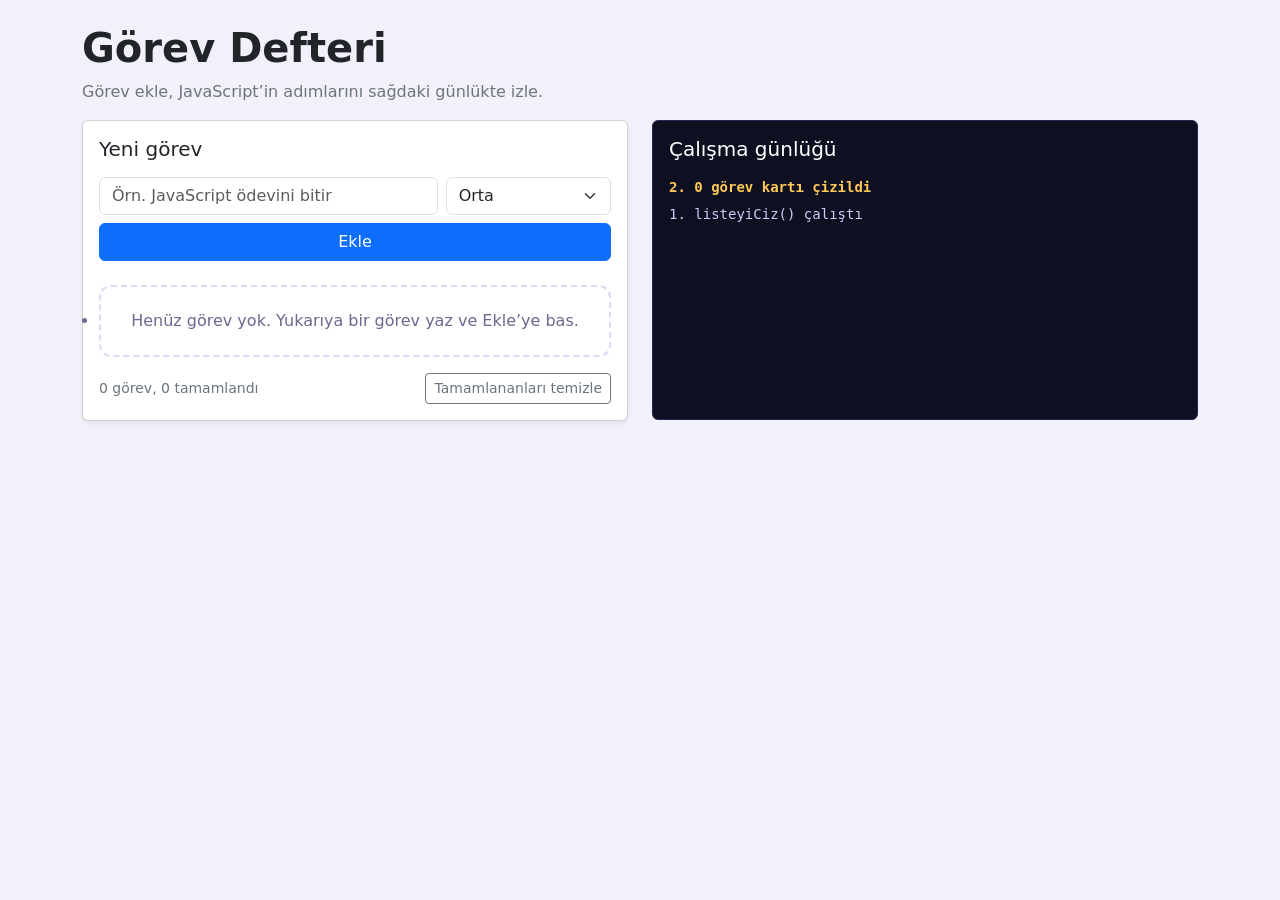
<file: todo/index.html>
<!DOCTYPE html>
<html lang="tr">
<head>
  <meta charset="utf-8">
  <meta name="viewport" content="width=device-width, initial-scale=1">
  <title>Görev Defteri</title>
  <link href="https://cdn.jsdelivr.net/npm/bootstrap@5.3.3/dist/css/bootstrap.min.css" rel="stylesheet">
  <link rel="stylesheet" href="style.css">
</head>
<body>
  <div class="container py-4">
    <h1 class="fw-bold">Görev Defteri</h1>
    <p class="text-secondary">Görev ekle, JavaScript’in adımlarını sağdaki günlükte izle.</p>

    <div class="row g-4">

      <section class="col-lg-6">
        <div class="card shadow-sm">
          <div class="card-body">
            <h2 class="h5 mb-3">Yeni görev</h2>

            <form id="form" class="row g-2">
              <div class="col-8">
                <input type="text" id="gorevInput" class="form-control" placeholder="Örn. JavaScript ödevini bitir" maxlength="60" autocomplete="off">
              </div>
              <div class="col-4">
                <select id="oncelikSec" class="form-select">
                  <option>Düşük</option>
                  <option selected>Orta</option>
                  <option>Yüksek</option>
                </select>
              </div>
              <div class="col-12 d-grid">
                <button type="submit" class="btn btn-primary">Ekle</button>
              </div>
              <p id="uyari" class="text-danger small mb-0"></p>
            </form>

            <ul id="liste" class="list-group mt-3"></ul>

            <div class="d-flex justify-content-between align-items-center mt-3">
              <span id="sayac" class="text-secondary small"></span>
              <button id="temizleBtn" type="button" class="btn btn-sm btn-outline-secondary">Tamamlananları temizle</button>
            </div>
          </div>
        </div>
      </section>

      <section class="col-lg-6">
        <div class="card log-karti">
          <div class="card-body">
            <h2 class="h5 text-white mb-3">Çalışma günlüğü</h2>
            <ol id="log" class="list-unstyled small mb-0"></ol>
          </div>
        </div>
      </section>

    </div>
  </div>

  <script src="script.js"></script>
</body>
</html>
</file>
<file: lol/style.css>
/* ===== RESET & BASE ===== */
*, *::before, *::after {
  margin: 0;
  padding: 0;
  box-sizing: border-box;
}

:root {
  --gold: #C89B3C;
  --gold-light: #F0E6B2;
  --gold-dark: #785A28;
  --dark: #010A13;
  --dark2: #0A1428;
  --dark3: #0D1B2A;
  --panel: #091428;
  --panel2: #0F2044;
  --blue: #0BC4E3;
  --blue-dark: #005A82;
  --text: #A0B4C8;
  --text-light: #C8D6E5;
  --white: #F0E6D3;
  --red: #C8392B;
  --green: #1E7A1E;
  --nunu-blue: #5BC8F5;
  --jinx-pink: #FF6EC7;
  --yasuo-teal: #4ECDC4;
  --lux-yellow: #FFD700;
  --thresh-green: #39FF14;
  --ahri-purple: #C77DFF;
}

html { scroll-behavior: smooth; }

body {
  font-family: 'Rajdhani', sans-serif;
  background-color: var(--dark);
  color: var(--text-light);
  overflow-x: hidden;
}

.gold { color: var(--gold); }

/* ===== SCROLLBAR ===== */
::-webkit-scrollbar { width: 6px; }
::-webkit-scrollbar-track { background: var(--dark2); }
::-webkit-scrollbar-thumb { background: var(--gold-dark); border-radius: 3px; }

/* ===== NAVBAR ===== */
.navbar {
  position: fixed;
  top: 0; left: 0; right: 0;
  z-index: 1000;
  display: flex;
  align-items: center;
  justify-content: space-between;
  padding: 16px 60px;
  background: linear-gradient(180deg, rgba(1,10,19,0.98) 0%, rgba(1,10,19,0.85) 100%);
  border-bottom: 1px solid rgba(200,155,60,0.3);
  -webkit-backdrop-filter: blur(10px);
  backdrop-filter: blur(10px);
}

.nav-logo {
  display: flex;
  align-items: center;
  gap: 10px;
  font-family: 'Cinzel', serif;
  font-size: 1.4rem;
  font-weight: 700;
  color: var(--white);
  text-decoration: none;
}

.logo-icon { font-size: 1.6rem; }

.nav-links {
  display: flex;
  list-style: none;
  gap: 36px;
}

.nav-links a {
  color: var(--text);
  text-decoration: none;
  font-size: 1rem;
  font-weight: 600;
  letter-spacing: 1px;
  text-transform: uppercase;
  transition: color 0.3s;
  position: relative;
}

.nav-links a::after {
  content: '';
  position: absolute;
  bottom: -4px; left: 0;
  width: 0; height: 2px;
  background: var(--gold);
  transition: width 0.3s;
}

.nav-links a:hover { color: var(--gold); }
.nav-links a:hover::after { width: 100%; }

/* ===== HERO ===== */
.hero {
  position: relative;
  min-height: 100vh;
  display: flex;
  align-items: center;
  justify-content: center;
  text-align: center;
  overflow: hidden;
  background:
    radial-gradient(ellipse at 50% 60%, rgba(11,196,227,0.08) 0%, transparent 60%),
    radial-gradient(ellipse at 20% 80%, rgba(200,155,60,0.12) 0%, transparent 50%),
    linear-gradient(180deg, #010A13 0%, #0A1428 50%, #010A13 100%);
}

.hero::before {
  content: '';
  position: absolute;
  inset: 0;
  background-image:
    repeating-linear-gradient(0deg, transparent, transparent 80px, rgba(200,155,60,0.03) 80px, rgba(200,155,60,0.03) 81px),
    repeating-linear-gradient(90deg, transparent, transparent 80px, rgba(200,155,60,0.03) 80px, rgba(200,155,60,0.03) 81px);
}

.hero-overlay {
  position: absolute;
  inset: 0;
  background: radial-gradient(ellipse at center, transparent 30%, rgba(1,10,19,0.7) 100%);
}

.hero-content {
  position: relative;
  z-index: 2;
  max-width: 700px;
  padding: 0 20px;
}

.hero-subtitle {
  font-family: 'Cinzel', serif;
  font-size: 0.9rem;
  letter-spacing: 6px;
  text-transform: uppercase;
  color: var(--gold);
  margin-bottom: 16px;
  opacity: 0.9;
}

.hero-title {
  font-family: 'Cinzel', serif;
  font-size: clamp(3rem, 8vw, 6rem);
  font-weight: 900;
  color: var(--white);
  line-height: 1.1;
  margin-bottom: 24px;
  text-shadow: 0 0 40px rgba(200,155,60,0.4);
}

.hero-desc {
  font-size: 1.2rem;
  color: var(--text);
  line-height: 1.7;
  margin-bottom: 40px;
  max-width: 500px;
  margin-left: auto;
  margin-right: auto;
}

.btn-primary {
  display: inline-block;
  padding: 16px 48px;
  background: linear-gradient(135deg, var(--gold-dark), var(--gold));
  color: var(--dark);
  font-family: 'Cinzel', serif;
  font-size: 1rem;
  font-weight: 700;
  letter-spacing: 2px;
  text-transform: uppercase;
  text-decoration: none;
  border: none;
  cursor: pointer;
  clip-path: polygon(12px 0%, 100% 0%, calc(100% - 12px) 100%, 0% 100%);
  transition: all 0.3s;
  box-shadow: 0 0 30px rgba(200,155,60,0.3);
}

.btn-primary:hover {
  background: linear-gradient(135deg, var(--gold), var(--gold-light));
  box-shadow: 0 0 50px rgba(200,155,60,0.6);
  transform: translateY(-2px);
}

/* Rune decorations */
.hero-runes { position: absolute; inset: 0; pointer-events: none; }

.rune {
  position: absolute;
  color: var(--gold);
  opacity: 0.15;
  animation: float 6s ease-in-out infinite;
}

.rune1 { top: 20%; left: 10%; font-size: 3rem; animation-delay: 0s; }
.rune2 { top: 70%; left: 5%; font-size: 2rem; animation-delay: 1.5s; }
.rune3 { top: 25%; right: 8%; font-size: 2.5rem; animation-delay: 3s; }
.rune4 { top: 65%; right: 12%; font-size: 1.8rem; animation-delay: 4.5s; }

@keyframes float {
  0%, 100% { transform: translateY(0) rotate(0deg); }
  50% { transform: translateY(-20px) rotate(15deg); }
}

/* ===== SECTION HEADER ===== */
.section-header {
  text-align: center;
  margin-bottom: 60px;
}

.section-header h2 {
  font-family: 'Cinzel', serif;
  font-size: clamp(1.8rem, 4vw, 2.8rem);
  color: var(--white);
  margin-bottom: 12px;
}

.section-header p {
  font-size: 1.1rem;
  color: var(--text);
  max-width: 500px;
  margin: 0 auto;
}

/* ===== CHAMPIONS SECTION ===== */
.characters {
  padding: 100px 60px;
  background: linear-gradient(180deg, var(--dark) 0%, var(--dark2) 50%, var(--dark) 100%);
  position: relative;
}

.characters::before {
  content: '';
  position: absolute;
  top: 0; left: 0; right: 0;
  height: 1px;
  background: linear-gradient(90deg, transparent, var(--gold), transparent);
}

.champions-grid {
  display: grid;
  grid-template-columns: repeat(auto-fill, minmax(300px, 1fr));
  gap: 28px;
  max-width: 1200px;
  margin: 0 auto;
}

.champion-card {
  background: linear-gradient(135deg, var(--panel) 0%, var(--panel2) 100%);
  border: 1px solid rgba(200,155,60,0.2);
  border-radius: 4px;
  overflow: hidden;
  transition: all 0.4s;
  position: relative;
  clip-path: polygon(0 0, calc(100% - 20px) 0, 100% 20px, 100% 100%, 20px 100%, 0 calc(100% - 20px));
}

.champion-card::before {
  content: '';
  position: absolute;
  inset: 0;
  background: linear-gradient(135deg, rgba(200,155,60,0.05) 0%, transparent 60%);
  opacity: 0;
  transition: opacity 0.4s;
}

.champion-card:hover {
  border-color: rgba(200,155,60,0.6);
  transform: translateY(-6px);
  box-shadow: 0 20px 60px rgba(0,0,0,0.5), 0 0 30px rgba(200,155,60,0.15);
}

.champion-card:hover::before { opacity: 1; }

.champ-art {
  height: 160px;
  display: flex;
  align-items: center;
  justify-content: center;
  position: relative;
  overflow: hidden;
}

.nunu-art   { background: linear-gradient(135deg, #0D2B4A 0%, #1A4A7A 50%, #0A1E3A 100%); }
.jinx-art   { background: linear-gradient(135deg, #2A0A2A 0%, #4A1A5A 50%, #1A0A2A 100%); }
.yasuo-art  { background: linear-gradient(135deg, #0A2A1A 0%, #1A4A2A 50%, #0A1A0A 100%); }
.lux-art    { background: linear-gradient(135deg, #2A2A0A 0%, #4A4A1A 50%, #1A1A0A 100%); }
.thresh-art { background: linear-gradient(135deg, #0A2A0A 0%, #0A3A0A 50%, #051505 100%); }
.ahri-art   { background: linear-gradient(135deg, #2A0A3A 0%, #4A1A6A 50%, #1A0A2A 100%); }

.champ-emoji {
  font-size: 5rem;
  position: relative;
  z-index: 2;
  filter: drop-shadow(0 0 20px rgba(255,255,255,0.3));
  animation: champFloat 4s ease-in-out infinite;
}

@keyframes champFloat {
  0%, 100% { transform: translateY(0); }
  50% { transform: translateY(-8px); }
}

.champ-glow {
  position: absolute;
  width: 120px; height: 120px;
  border-radius: 50%;
  filter: blur(40px);
  opacity: 0.4;
}

.nunu-glow   { background: var(--nunu-blue); }
.jinx-glow   { background: var(--jinx-pink); }
.yasuo-glow  { background: var(--yasuo-teal); }
.lux-glow    { background: var(--lux-yellow); }
.thresh-glow { background: var(--thresh-green); }
.ahri-glow   { background: var(--ahri-purple); }

.champ-info {
  padding: 20px 24px 24px;
}

.champ-info h3 {
  font-family: 'Cinzel', serif;
  font-size: 1.3rem;
  color: var(--white);
  margin-bottom: 6px;
}

.champ-role {
  font-size: 0.85rem;
  color: var(--text);
  margin-bottom: 10px;
  letter-spacing: 1px;
}

.champ-quote {
  font-size: 0.9rem;
  color: var(--gold);
  font-style: italic;
  margin-bottom: 14px;
  opacity: 0.85;
}

.champ-stats {
  display: flex;
  gap: 12px;
  margin-bottom: 16px;
}

.stat {
  font-size: 0.8rem;
  color: var(--text);
  background: rgba(255,255,255,0.05);
  padding: 4px 10px;
  border-radius: 2px;
  border: 1px solid rgba(255,255,255,0.08);
}

.btn-champ {
  width: 100%;
  padding: 10px;
  background: transparent;
  border: 1px solid var(--gold-dark);
  color: var(--gold);
  font-family: 'Rajdhani', sans-serif;
  font-size: 0.9rem;
  font-weight: 600;
  letter-spacing: 2px;
  text-transform: uppercase;
  cursor: pointer;
  transition: all 0.3s;
  clip-path: polygon(8px 0%, 100% 0%, calc(100% - 8px) 100%, 0% 100%);
}

.btn-champ:hover {
  background: linear-gradient(135deg, var(--gold-dark), var(--gold));
  color: var(--dark);
  border-color: var(--gold);
}

/* ===== GENERATOR SECTION ===== */
.generator {
  padding: 100px 20px;
  background: linear-gradient(180deg, var(--dark) 0%, var(--dark3) 100%);
  position: relative;
}

.generator::before {
  content: '';
  position: absolute;
  top: 0; left: 0; right: 0;
  height: 1px;
  background: linear-gradient(90deg, transparent, var(--gold), transparent);
}

.gen-container {
  max-width: 680px;
  margin: 0 auto;
}

.gen-header {
  text-align: center;
  margin-bottom: 40px;
}

.gen-header h2 {
  font-family: 'Cinzel', serif;
  font-size: clamp(1.8rem, 4vw, 2.5rem);
  color: var(--white);
  margin-bottom: 10px;
}

.gen-header p {
  color: var(--text);
  font-size: 1.05rem;
}

.gen-box {
  background: linear-gradient(135deg, var(--panel) 0%, var(--panel2) 100%);
  border: 1px solid rgba(200,155,60,0.3);
  border-radius: 4px;
  padding: 36px;
  position: relative;
  clip-path: polygon(0 0, calc(100% - 24px) 0, 100% 24px, 100% 100%, 24px 100%, 0 calc(100% - 24px));
  transition: border-color 0.4s, box-shadow 0.4s;
}

.gen-box:hover {
  border-color: rgba(200,155,60,0.5);
  box-shadow: 0 0 40px rgba(200,155,60,0.1);
}

/* Theme variants */
.gen-box.theme-nunu   { border-color: rgba(91,200,245,0.4); box-shadow: 0 0 30px rgba(91,200,245,0.08); }
.gen-box.theme-jinx   { border-color: rgba(255,110,199,0.4); box-shadow: 0 0 30px rgba(255,110,199,0.08); }
.gen-box.theme-yasuo  { border-color: rgba(78,205,196,0.4); box-shadow: 0 0 30px rgba(78,205,196,0.08); }
.gen-box.theme-lux    { border-color: rgba(255,215,0,0.4); box-shadow: 0 0 30px rgba(255,215,0,0.08); }
.gen-box.theme-thresh { border-color: rgba(57,255,20,0.4); box-shadow: 0 0 30px rgba(57,255,20,0.08); }
.gen-box.theme-ahri   { border-color: rgba(199,125,255,0.4); box-shadow: 0 0 30px rgba(199,125,255,0.08); }

.champ-badge {
  display: inline-flex;
  align-items: center;
  gap: 8px;
  background: rgba(200,155,60,0.1);
  border: 1px solid rgba(200,155,60,0.3);
  padding: 6px 16px;
  border-radius: 2px;
  margin-bottom: 24px;
  font-size: 0.9rem;
  color: var(--gold);
  font-weight: 600;
  letter-spacing: 1px;
}

.password-display {
  display: flex;
  gap: 10px;
  margin-bottom: 20px;
}

.password-display input {
  flex: 1;
  background: rgba(0,0,0,0.4);
  border: 1px solid rgba(200,155,60,0.3);
  color: var(--gold-light);
  font-family: 'Courier New', monospace;
  font-size: 1rem;
  padding: 14px 18px;
  border-radius: 2px;
  outline: none;
  letter-spacing: 2px;
  transition: border-color 0.3s;
}

.password-display input:focus {
  border-color: var(--gold);
}

.copy-btn {
  background: rgba(200,155,60,0.15);
  border: 1px solid rgba(200,155,60,0.4);
  color: var(--gold);
  font-size: 1.3rem;
  padding: 0 18px;
  cursor: pointer;
  border-radius: 2px;
  transition: all 0.3s;
}

.copy-btn:hover {
  background: rgba(200,155,60,0.3);
  transform: scale(1.05);
}

/* Strength bar */
.strength-bar-container { margin-bottom: 28px; }

.strength-label {
  font-size: 0.9rem;
  color: var(--text);
  margin-bottom: 8px;
  font-weight: 600;
}

.strength-bar {
  height: 6px;
  background: rgba(255,255,255,0.08);
  border-radius: 3px;
  overflow: hidden;
}

.strength-fill {
  height: 100%;
  width: 0%;
  border-radius: 3px;
  transition: width 0.5s ease, background 0.5s ease;
}

.strength-fill.weak   { background: linear-gradient(90deg, #C8392B, #E74C3C); }
.strength-fill.fair   { background: linear-gradient(90deg, #E67E22, #F39C12); }
.strength-fill.good   { background: linear-gradient(90deg, #F1C40F, #F39C12); }
.strength-fill.strong { background: linear-gradient(90deg, #27AE60, #2ECC71); }
.strength-fill.max    { background: linear-gradient(90deg, var(--gold-dark), var(--gold), var(--gold-light)); }

/* Options */
.gen-options { margin-bottom: 28px; }

.option-group {
  margin-bottom: 20px;
}

.option-group label {
  display: block;
  font-size: 0.95rem;
  color: var(--text-light);
  font-weight: 600;
  margin-bottom: 10px;
  letter-spacing: 0.5px;
}

.optional {
  color: var(--text);
  font-size: 0.8rem;
  font-weight: 400;
}

input[type="range"] {
  width: 100%;
  -webkit-appearance: none;
  height: 4px;
  background: rgba(255,255,255,0.1);
  border-radius: 2px;
  outline: none;
}

input[type="range"]::-webkit-slider-thumb {
  -webkit-appearance: none;
  width: 18px; height: 18px;
  background: var(--gold);
  border-radius: 50%;
  cursor: pointer;
  box-shadow: 0 0 10px rgba(200,155,60,0.5);
  transition: transform 0.2s;
}

input[type="range"]::-webkit-slider-thumb:hover {
  transform: scale(1.2);
}

.checkboxes {
  display: grid;
  grid-template-columns: 1fr 1fr;
  gap: 12px;
  margin-bottom: 20px;
}

.checkbox-label {
  display: flex;
  align-items: center;
  gap: 10px;
  cursor: pointer;
  font-size: 0.95rem;
  color: var(--text-light);
  font-weight: 500;
  -webkit-user-select: none;
  user-select: none;
}

.checkbox-label input[type="checkbox"] {
  display: none;
}

.checkmark {
  width: 18px; height: 18px;
  border: 2px solid rgba(200,155,60,0.4);
  border-radius: 2px;
  display: flex;
  align-items: center;
  justify-content: center;
  transition: all 0.3s;
  flex-shrink: 0;
}

.checkbox-label input:checked + .checkmark {
  background: var(--gold);
  border-color: var(--gold);
}

.checkbox-label input:checked + .checkmark::after {
  content: '✓';
  color: var(--dark);
  font-size: 0.75rem;
  font-weight: 900;
}

.text-input {
  width: 100%;
  background: rgba(0,0,0,0.3);
  border: 1px solid rgba(200,155,60,0.2);
  color: var(--text-light);
  font-family: 'Rajdhani', sans-serif;
  font-size: 1rem;
  padding: 12px 16px;
  border-radius: 2px;
  outline: none;
  transition: border-color 0.3s;
}

.text-input:focus { border-color: var(--gold); }
.text-input::placeholder { color: rgba(160,180,200,0.4); }

.btn-generate {
  width: 100%;
  padding: 18px;
  background: linear-gradient(135deg, var(--gold-dark) 0%, var(--gold) 50%, var(--gold-dark) 100%);
  background-size: 200% 100%;
  color: var(--dark);
  font-family: 'Cinzel', serif;
  font-size: 1.1rem;
  font-weight: 700;
  letter-spacing: 3px;
  text-transform: uppercase;
  border: none;
  cursor: pointer;
  clip-path: polygon(12px 0%, 100% 0%, calc(100% - 12px) 100%, 0% 100%);
  transition: all 0.3s;
  box-shadow: 0 4px 20px rgba(200,155,60,0.3);
}

.btn-generate:hover {
  background-position: right center;
  box-shadow: 0 6px 30px rgba(200,155,60,0.5);
  transform: translateY(-2px);
}

.btn-generate:active { transform: translateY(0); }

/* Password History */
.password-history {
  margin-top: 28px;
  padding-top: 24px;
  border-top: 1px solid rgba(200,155,60,0.15);
}

.password-history h4 {
  font-family: 'Cinzel', serif;
  font-size: 0.9rem;
  color: var(--gold);
  letter-spacing: 2px;
  text-transform: uppercase;
  margin-bottom: 14px;
}

.password-history ul {
  list-style: none;
  display: flex;
  flex-direction: column;
  gap: 8px;
}

.password-history li {
  display: flex;
  align-items: center;
  justify-content: space-between;
  background: rgba(0,0,0,0.3);
  border: 1px solid rgba(255,255,255,0.06);
  padding: 10px 14px;
  border-radius: 2px;
  font-family: 'Courier New', monospace;
  font-size: 0.85rem;
  color: var(--text);
  transition: border-color 0.3s;
}

.password-history li:hover { border-color: rgba(200,155,60,0.3); }

.history-copy {
  background: none;
  border: none;
  color: var(--gold);
  cursor: pointer;
  font-size: 0.9rem;
  padding: 2px 6px;
  opacity: 0.6;
  transition: opacity 0.2s;
}

.history-copy:hover { opacity: 1; }

/* ===== TIPS SECTION ===== */
.tips {
  padding: 100px 60px;
  background: linear-gradient(180deg, var(--dark3) 0%, var(--dark2) 100%);
  position: relative;
}

.tips::before {
  content: '';
  position: absolute;
  top: 0; left: 0; right: 0;
  height: 1px;
  background: linear-gradient(90deg, transparent, var(--gold), transparent);
}

.tips-grid {
  display: grid;
  grid-template-columns: repeat(auto-fill, minmax(280px, 1fr));
  gap: 24px;
  max-width: 1100px;
  margin: 0 auto;
}

.tip-card {
  background: linear-gradient(135deg, var(--panel) 0%, rgba(15,32,68,0.8) 100%);
  border: 1px solid rgba(200,155,60,0.15);
  border-radius: 4px;
  padding: 32px 28px;
  text-align: center;
  transition: all 0.4s;
  position: relative;
  overflow: hidden;
}

.tip-card::before {
  content: '';
  position: absolute;
  bottom: 0; left: 0; right: 0;
  height: 2px;
  background: linear-gradient(90deg, transparent, var(--gold), transparent);
  transform: scaleX(0);
  transition: transform 0.4s;
}

.tip-card:hover {
  border-color: rgba(200,155,60,0.4);
  transform: translateY(-4px);
  box-shadow: 0 12px 40px rgba(0,0,0,0.4);
}

.tip-card:hover::before { transform: scaleX(1); }

.tip-icon {
  font-size: 2.5rem;
  margin-bottom: 16px;
  display: block;
}

.tip-card h3 {
  font-family: 'Cinzel', serif;
  font-size: 1.1rem;
  color: var(--white);
  margin-bottom: 12px;
}

.tip-card p {
  font-size: 0.95rem;
  color: var(--text);
  line-height: 1.7;
}

/* ===== FOOTER ===== */
.footer {
  background: var(--dark);
  border-top: 1px solid rgba(200,155,60,0.2);
  padding: 40px 60px;
  text-align: center;
}

.footer-content { max-width: 600px; margin: 0 auto; }

.footer-logo {
  display: flex;
  align-items: center;
  justify-content: center;
  gap: 10px;
  font-family: 'Cinzel', serif;
  font-size: 1.3rem;
  font-weight: 700;
  color: var(--white);
  margin-bottom: 16px;
}

.footer-note {
  font-size: 0.85rem;
  color: var(--text);
  margin-bottom: 8px;
  opacity: 0.7;
}

.footer-copy {
  font-size: 0.8rem;
  color: var(--text);
  opacity: 0.5;
}

/* ===== RESPONSIVE ===== */
@media (max-width: 768px) {
  .navbar { padding: 14px 20px; }
  .nav-links { display: none; }
  .characters { padding: 80px 20px; }
  .tips { padding: 80px 20px; }
}
</file>
<file: ramadan/style.css>
/* ===== RESET & BASE ===== */
* {
  margin: 0;
  padding: 0;
  box-sizing: border-box;
}

:root {
  --gold: #c9a84c;
  --gold-light: #f0d080;
  --gold-dark: #a07830;
  --navy: #0d1b3e;
  --navy-light: #1a2f5e;
  --cream: #fdf6e3;
  --cream-dark: #f5e9c8;
  --red: #c0392b;
  --green: #27ae60;
  --text-dark: #1a1a2e;
  --text-light: #f8f4e8;
  --shadow: 0 8px 32px rgba(0,0,0,0.18);
  --radius: 16px;
}

body {
  font-family: 'Segoe UI', Tahoma, Geneva, Verdana, sans-serif;
  background-color: var(--cream);
  color: var(--text-dark);
  overflow-x: hidden;
}

/* ===== SCROLLBAR ===== */
::-webkit-scrollbar { width: 8px; }
::-webkit-scrollbar-track { background: var(--cream-dark); }
::-webkit-scrollbar-thumb { background: var(--gold); border-radius: 4px; }

/* ===== HEADER ===== */
header {
  background: linear-gradient(135deg, var(--navy) 0%, var(--navy-light) 100%);
  padding: 0 2rem;
  position: sticky;
  top: 0;
  z-index: 1000;
  box-shadow: 0 4px 20px rgba(0,0,0,0.3);
}

.header-inner {
  max-width: 1200px;
  margin: 0 auto;
  display: flex;
  align-items: center;
  justify-content: space-between;
  height: 70px;
}

.logo {
  display: flex;
  align-items: center;
  gap: 12px;
  text-decoration: none;
}

.logo-icon {
  font-size: 2rem;
  animation: float 3s ease-in-out infinite;
}

@keyframes float {
  0%, 100% { transform: translateY(0); }
  50% { transform: translateY(-5px); }
}

.logo-text {
  display: flex;
  flex-direction: column;
}

.logo-text span:first-child {
  font-size: 1.4rem;
  font-weight: 800;
  color: var(--gold-light);
  letter-spacing: 1px;
}

.logo-text span:last-child {
  font-size: 0.7rem;
  color: var(--gold);
  letter-spacing: 3px;
  text-transform: uppercase;
}

nav {
  display: flex;
  gap: 2rem;
  align-items: center;
}

nav a {
  color: var(--text-light);
  text-decoration: none;
  font-size: 0.95rem;
  font-weight: 500;
  transition: color 0.3s;
  opacity: 0.85;
}

nav a:hover {
  color: var(--gold-light);
  opacity: 1;
}

.cart-btn {
  background: linear-gradient(135deg, var(--gold) 0%, var(--gold-dark) 100%);
  color: var(--navy) !important;
  padding: 10px 20px;
  border-radius: 50px;
  font-weight: 700 !important;
  display: flex;
  align-items: center;
  gap: 8px;
  cursor: pointer;
  border: none;
  font-size: 0.95rem;
  transition: all 0.3s;
  opacity: 1 !important;
  position: relative;
}

.cart-btn:hover {
  transform: translateY(-2px);
  box-shadow: 0 6px 20px rgba(201,168,76,0.4);
}

.cart-count {
  background: var(--red);
  color: white;
  border-radius: 50%;
  width: 22px;
  height: 22px;
  display: flex;
  align-items: center;
  justify-content: center;
  font-size: 0.75rem;
  font-weight: 800;
  animation: pulse 0.3s ease;
}

@keyframes pulse {
  0% { transform: scale(1); }
  50% { transform: scale(1.3); }
  100% { transform: scale(1); }
}

/* ===== HERO ===== */
.hero {
  background: linear-gradient(135deg, var(--navy) 0%, #1a3a6e 50%, var(--navy-light) 100%);
  padding: 80px 2rem;
  text-align: center;
  position: relative;
  overflow: hidden;
}

.hero::before {
  content: '';
  position: absolute;
  top: -50%;
  left: -50%;
  width: 200%;
  height: 200%;
  background: radial-gradient(ellipse at center, rgba(201,168,76,0.08) 0%, transparent 60%);
  animation: shimmer 6s ease-in-out infinite;
}

@keyframes shimmer {
  0%, 100% { transform: scale(1) rotate(0deg); }
  50% { transform: scale(1.1) rotate(5deg); }
}

.hero-stars {
  position: absolute;
  top: 0; left: 0; right: 0; bottom: 0;
  pointer-events: none;
}

.star {
  position: absolute;
  color: var(--gold);
  opacity: 0.4;
  animation: twinkle 3s ease-in-out infinite;
  font-size: 1rem;
}

@keyframes twinkle {
  0%, 100% { opacity: 0.2; transform: scale(1); }
  50% { opacity: 0.7; transform: scale(1.3); }
}

.hero-content {
  position: relative;
  z-index: 1;
  max-width: 700px;
  margin: 0 auto;
}

.ramadan-badge {
  display: inline-flex;
  align-items: center;
  gap: 8px;
  background: rgba(201,168,76,0.15);
  border: 1px solid rgba(201,168,76,0.4);
  color: var(--gold-light);
  padding: 8px 20px;
  border-radius: 50px;
  font-size: 0.85rem;
  font-weight: 600;
  letter-spacing: 2px;
  text-transform: uppercase;
  margin-bottom: 24px;
}

.hero h1 {
  font-size: 3.5rem;
  font-weight: 900;
  color: white;
  line-height: 1.1;
  margin-bottom: 16px;
}

.hero h1 span {
  background: linear-gradient(135deg, var(--gold-light), var(--gold));
  -webkit-background-clip: text;
  -webkit-text-fill-color: transparent;
  background-clip: text;
}

.hero p {
  font-size: 1.15rem;
  color: rgba(255,255,255,0.75);
  margin-bottom: 36px;
  line-height: 1.7;
}

.hero-btns {
  display: flex;
  gap: 16px;
  justify-content: center;
  flex-wrap: wrap;
}

.btn-primary {
  background: linear-gradient(135deg, var(--gold) 0%, var(--gold-dark) 100%);
  color: var(--navy);
  padding: 14px 32px;
  border-radius: 50px;
  font-weight: 700;
  font-size: 1rem;
  text-decoration: none;
  border: none;
  cursor: pointer;
  transition: all 0.3s;
  display: inline-flex;
  align-items: center;
  gap: 8px;
}

.btn-primary:hover {
  transform: translateY(-3px);
  box-shadow: 0 10px 30px rgba(201,168,76,0.4);
}

.btn-secondary {
  background: transparent;
  color: white;
  padding: 14px 32px;
  border-radius: 50px;
  font-weight: 600;
  font-size: 1rem;
  text-decoration: none;
  border: 2px solid rgba(255,255,255,0.3);
  cursor: pointer;
  transition: all 0.3s;
  display: inline-flex;
  align-items: center;
  gap: 8px;
}

.btn-secondary:hover {
  border-color: var(--gold);
  color: var(--gold-light);
  transform: translateY(-3px);
}

.hero-stats {
  display: flex;
  justify-content: center;
  gap: 48px;
  margin-top: 56px;
  padding-top: 40px;
  border-top: 1px solid rgba(255,255,255,0.1);
}

.stat {
  text-align: center;
}

.stat-number {
  font-size: 2rem;
  font-weight: 800;
  color: var(--gold-light);
  display: block;
}

.stat-label {
  font-size: 0.8rem;
  color: rgba(255,255,255,0.6);
  text-transform: uppercase;
  letter-spacing: 1px;
}

/* ===== SECTION TITLES ===== */
.section-header {
  text-align: center;
  margin-bottom: 48px;
}

.section-tag {
  display: inline-block;
  background: linear-gradient(135deg, var(--gold), var(--gold-dark));
  color: var(--navy);
  padding: 6px 18px;
  border-radius: 50px;
  font-size: 0.78rem;
  font-weight: 700;
  letter-spacing: 2px;
  text-transform: uppercase;
  margin-bottom: 12px;
}

.section-header h2 {
  font-size: 2.4rem;
  font-weight: 800;
  color: var(--navy);
  margin-bottom: 12px;
}

.section-header p {
  color: #666;
  font-size: 1rem;
  max-width: 500px;
  margin: 0 auto;
}

/* ===== FEATURES ===== */
.features {
  padding: 60px 2rem;
  background: var(--navy);
}

.features-inner {
  max-width: 1200px;
  margin: 0 auto;
  display: grid;
  grid-template-columns: repeat(auto-fit, minmax(220px, 1fr));
  gap: 24px;
}

.feature-card {
  background: rgba(255,255,255,0.05);
  border: 1px solid rgba(201,168,76,0.2);
  border-radius: var(--radius);
  padding: 28px 24px;
  text-align: center;
  transition: all 0.3s;
}

.feature-card:hover {
  background: rgba(201,168,76,0.1);
  border-color: var(--gold);
  transform: translateY(-4px);
}

.feature-icon {
  font-size: 2.5rem;
  margin-bottom: 14px;
  display: block;
}

.feature-card h3 {
  color: var(--gold-light);
  font-size: 1rem;
  font-weight: 700;
  margin-bottom: 8px;
}

.feature-card p {
  color: rgba(255,255,255,0.6);
  font-size: 0.85rem;
  line-height: 1.6;
}

/* ===== PRODUCTS ===== */
.products {
  padding: 80px 2rem;
  background: var(--cream);
}

.products-inner {
  max-width: 1200px;
  margin: 0 auto;
}

.filter-tabs {
  display: flex;
  gap: 12px;
  justify-content: center;
  margin-bottom: 40px;
  flex-wrap: wrap;
}

.filter-tab {
  padding: 10px 24px;
  border-radius: 50px;
  border: 2px solid var(--cream-dark);
  background: white;
  color: #666;
  font-size: 0.9rem;
  font-weight: 600;
  cursor: pointer;
  transition: all 0.3s;
}

.filter-tab:hover,
.filter-tab.active {
  background: var(--navy);
  border-color: var(--navy);
  color: var(--gold-light);
}

.products-grid {
  display: grid;
  grid-template-columns: repeat(auto-fill, minmax(280px, 1fr));
  gap: 28px;
}

.product-card {
  background: white;
  border-radius: var(--radius);
  overflow: hidden;
  box-shadow: 0 4px 20px rgba(0,0,0,0.08);
  transition: all 0.3s;
  position: relative;
}

.product-card:hover {
  transform: translateY(-6px);
  box-shadow: 0 16px 40px rgba(0,0,0,0.15);
}

.product-badge {
  position: absolute;
  top: 14px;
  left: 14px;
  background: var(--red);
  color: white;
  padding: 4px 12px;
  border-radius: 50px;
  font-size: 0.72rem;
  font-weight: 700;
  z-index: 2;
  text-transform: uppercase;
  letter-spacing: 1px;
}

.product-badge.new {
  background: var(--green);
}

.product-badge.popular {
  background: var(--gold-dark);
}

.product-img {
  width: 100%;
  height: 200px;
  object-fit: cover;
  display: block;
  background: linear-gradient(135deg, #f5e6c8, #e8d5a3);
  display: flex;
  align-items: center;
  justify-content: center;
  font-size: 5rem;
  position: relative;
  overflow: hidden;
}

.product-img::after {
  content: '';
  position: absolute;
  bottom: 0;
  left: 0;
  right: 0;
  height: 40%;
  background: linear-gradient(to top, rgba(0,0,0,0.1), transparent);
}

.product-info {
  padding: 20px;
}

.product-category {
  font-size: 0.75rem;
  color: var(--gold-dark);
  font-weight: 600;
  text-transform: uppercase;
  letter-spacing: 1px;
  margin-bottom: 6px;
}

.product-name {
  font-size: 1.15rem;
  font-weight: 700;
  color: var(--navy);
  margin-bottom: 8px;
}

.product-desc {
  font-size: 0.85rem;
  color: #888;
  line-height: 1.6;
  margin-bottom: 16px;
}

.product-footer {
  display: flex;
  align-items: center;
  justify-content: space-between;
}

.product-price {
  display: flex;
  flex-direction: column;
}

.price-current {
  font-size: 1.4rem;
  font-weight: 800;
  color: var(--navy);
}

.price-old {
  font-size: 0.8rem;
  color: #bbb;
  text-decoration: line-through;
}

.add-to-cart {
  background: linear-gradient(135deg, var(--navy) 0%, var(--navy-light) 100%);
  color: var(--gold-light);
  border: none;
  padding: 12px 20px;
  border-radius: 12px;
  font-size: 0.9rem;
  font-weight: 700;
  cursor: pointer;
  transition: all 0.3s;
  display: flex;
  align-items: center;
  gap: 6px;
}

.add-to-cart:hover {
  background: linear-gradient(135deg, var(--gold) 0%, var(--gold-dark) 100%);
  color: var(--navy);
  transform: scale(1.05);
}

.add-to-cart.added {
  background: linear-gradient(135deg, var(--green) 0%, #1e8449 100%);
  color: white;
  animation: addedAnim 0.4s ease;
}

@keyframes addedAnim {
  0% { transform: scale(1); }
  50% { transform: scale(1.15); }
  100% { transform: scale(1); }
}

/* ===== CART SIDEBAR ===== */
.cart-overlay {
  position: fixed;
  top: 0; left: 0; right: 0; bottom: 0;
  background: rgba(0,0,0,0.5);
  z-index: 2000;
  opacity: 0;
  visibility: hidden;
  transition: all 0.3s;
  backdrop-filter: blur(4px);
}

.cart-overlay.open {
  opacity: 1;
  visibility: visible;
}

.cart-sidebar {
  position: fixed;
  top: 0;
  right: -480px;
  width: 480px;
  max-width: 100vw;
  height: 100vh;
  background: white;
  z-index: 2001;
  display: flex;
  flex-direction: column;
  transition: right 0.4s cubic-bezier(0.4, 0, 0.2, 1);
  box-shadow: -10px 0 40px rgba(0,0,0,0.2);
}

.cart-sidebar.open {
  right: 0;
}

.cart-header {
  background: linear-gradient(135deg, var(--navy) 0%, var(--navy-light) 100%);
  padding: 24px;
  display: flex;
  align-items: center;
  justify-content: space-between;
}

.cart-header h2 {
  color: var(--gold-light);
  font-size: 1.3rem;
  font-weight: 700;
  display: flex;
  align-items: center;
  gap: 10px;
}

.cart-close {
  background: rgba(255,255,255,0.1);
  border: none;
  color: white;
  width: 36px;
  height: 36px;
  border-radius: 50%;
  font-size: 1.2rem;
  cursor: pointer;
  transition: all 0.3s;
  display: flex;
  align-items: center;
  justify-content: center;
}

.cart-close:hover {
  background: rgba(255,255,255,0.2);
  transform: rotate(90deg);
}

.cart-items {
  flex: 1;
  overflow-y: auto;
  padding: 20px;
}

.cart-empty {
  text-align: center;
  padding: 60px 20px;
  color: #aaa;
}

.cart-empty-icon {
  font-size: 4rem;
  margin-bottom: 16px;
  display: block;
  opacity: 0.5;
}

.cart-empty h3 {
  font-size: 1.1rem;
  margin-bottom: 8px;
  color: #888;
}

.cart-empty p {
  font-size: 0.85rem;
}

.cart-item {
  display: flex;
  gap: 14px;
  padding: 16px 0;
  border-bottom: 1px solid #f0f0f0;
  animation: slideIn 0.3s ease;
}

@keyframes slideIn {
  from { opacity: 0; transform: translateX(20px); }
  to { opacity: 1; transform: translateX(0); }
}

.cart-item-emoji {
  width: 60px;
  height: 60px;
  background: linear-gradient(135deg, #f5e6c8, #e8d5a3);
  border-radius: 12px;
  display: flex;
  align-items: center;
  justify-content: center;
  font-size: 1.8rem;
  flex-shrink: 0;
}

.cart-item-details {
  flex: 1;
}

.cart-item-name {
  font-weight: 700;
  color: var(--navy);
  font-size: 0.95rem;
  margin-bottom: 4px;
}

.cart-item-price {
  color: var(--gold-dark);
  font-weight: 600;
  font-size: 0.9rem;
}

.cart-item-controls {
  display: flex;
  align-items: center;
  gap: 10px;
  margin-top: 10px;
}

.qty-btn {
  width: 28px;
  height: 28px;
  border-radius: 8px;
  border: 2px solid var(--cream-dark);
  background: white;
  font-size: 1rem;
  font-weight: 700;
  cursor: pointer;
  transition: all 0.2s;
  display: flex;
  align-items: center;
  justify-content: center;
  color: var(--navy);
}

.qty-btn:hover {
  background: var(--navy);
  border-color: var(--navy);
  color: white;
}

.qty-display {
  font-weight: 700;
  font-size: 1rem;
  color: var(--navy);
  min-width: 24px;
  text-align: center;
}

.cart-item-remove {
  background: none;
  border: none;
  color: #ccc;
  font-size: 1.1rem;
  cursor: pointer;
  transition: color 0.2s;
  padding: 4px;
}

.cart-item-remove:hover {
  color: var(--red);
}

.cart-item-total {
  font-weight: 800;
  color: var(--navy);
  font-size: 1rem;
  align-self: center;
  min-width: 60px;
  text-align: right;
}

.cart-footer {
  padding: 20px 24px;
  border-top: 2px solid var(--cream-dark);
  background: var(--cream);
}

.cart-summary {
  margin-bottom: 16px;
}

.summary-row {
  display: flex;
  justify-content: space-between;
  padding: 6px 0;
  font-size: 0.9rem;
  color: #666;
}

.summary-row.total {
  font-size: 1.2rem;
  font-weight: 800;
  color: var(--navy);
  border-top: 2px solid var(--cream-dark);
  margin-top: 8px;
  padding-top: 12px;
}

.summary-row.total span:last-child {
  color: var(--gold-dark);
}

.checkout-btn {
  width: 100%;
  background: linear-gradient(135deg, var(--gold) 0%, var(--gold-dark) 100%);
  color: var(--navy);
  border: none;
  padding: 16px;
  border-radius: 12px;
  font-size: 1.05rem;
  font-weight: 800;
  cursor: pointer;
  transition: all 0.3s;
  display: flex;
  align-items: center;
  justify-content: center;
  gap: 10px;
}

.checkout-btn:hover {
  transform: translateY(-2px);
  box-shadow: 0 8px 24px rgba(201,168,76,0.4);
}

.checkout-btn:disabled {
  opacity: 0.5;
  cursor: not-allowed;
  transform: none;
}

/* ===== ORDER MODAL ===== */
.modal-overlay {
  position: fixed;
  top: 0; left: 0; right: 0; bottom: 0;
  background: rgba(0,0,0,0.6);
  z-index: 3000;
  display: flex;
  align-items: center;
  justify-content: center;
  opacity: 0;
  visibility: hidden;
  transition: all 0.3s;
  backdrop-filter: blur(6px);
  padding: 20px;
}

.modal-overlay.open {
  opacity: 1;
  visibility: visible;
}

.modal {
  background: white;
  border-radius: 24px;
  width: 100%;
  max-width: 520px;
  max-height: 90vh;
  overflow-y: auto;
  transform: scale(0.9) translateY(20px);
  transition: all 0.3s;
  box-shadow: 0 30px 80px rgba(0,0,0,0.3);
}

.modal-overlay.open .modal {
  transform: scale(1) translateY(0);
}

.modal-header {
  background: linear-gradient(135deg, var(--navy) 0%, var(--navy-light) 100%);
  padding: 28px;
  border-radius: 24px 24px 0 0;
  text-align: center;
}

.modal-header h2 {
  color: var(--gold-light);
  font-size: 1.5rem;
  font-weight: 800;
  margin-bottom: 6px;
}

.modal-header p {
  color: rgba(255,255,255,0.6);
  font-size: 0.9rem;
}

.modal-body {
  padding: 28px;
}

.form-group {
  margin-bottom: 20px;
}

.form-group label {
  display: block;
  font-weight: 600;
  color: var(--navy);
  margin-bottom: 8px;
  font-size: 0.9rem;
}

.form-group input,
.form-group textarea,
.form-group select {
  width: 100%;
  padding: 12px 16px;
  border: 2px solid var(--cream-dark);
  border-radius: 12px;
  font-size: 0.95rem;
  color: var(--text-dark);
  transition: border-color 0.3s;
  font-family: inherit;
  background: var(--cream);
}

.form-group input:focus,
.form-group textarea:focus,
.form-group select:focus {
  outline: none;
  border-color: var(--gold);
  background: white;
}

.form-group textarea {
  resize: vertical;
  min-height: 80px;
}

.form-row {
  display: grid;
  grid-template-columns: 1fr 1fr;
  gap: 16px;
}

.order-summary-mini {
  background: var(--cream);
  border-radius: 12px;
  padding: 16px;
  margin-bottom: 20px;
}

.order-summary-mini h3 {
  font-size: 0.9rem;
  font-weight: 700;
  color: var(--navy);
  margin-bottom: 10px;
  display: flex;
  align-items: center;
  gap: 6px;
}

.order-summary-mini .mini-item {
  display: flex;
  justify-content: space-between;
  font-size: 0.85rem;
  color: #666;
  padding: 4px 0;
}

.order-summary-mini .mini-total {
  display: flex;
  justify-content: space-between;
  font-size: 1rem;
  font-weight: 800;
  color: var(--navy);
  border-top: 1px solid var(--cream-dark);
  margin-top: 8px;
  padding-top: 8px;
}

/* ===== SUCCESS MODAL ===== */
.success-modal {
  text-align: center;
  padding: 40px 28px;
}

.success-icon {
  font-size: 4rem;
  margin-bottom: 16px;
  display: block;
  animation: bounceIn 0.6s ease;
}

@keyframes bounceIn {
  0% { transform: scale(0); }
  60% { transform: scale(1.2); }
  100% { transform: scale(1); }
}

.success-modal h2 {
  font-size: 1.8rem;
  font-weight: 800;
  color: var(--navy);
  margin-bottom: 10px;
}

.success-modal p {
  color: #888;
  font-size: 0.95rem;
  line-height: 1.7;
  margin-bottom: 24px;
}

.success-modal .btn-primary {
  margin: 0 auto;
}

/* ===== MODAL FOOTER ===== */
.modal-footer {
  padding: 0 28px 28px;
  display: flex;
  gap: 12px;
}

.modal-footer .btn-primary,
.modal-footer .btn-secondary {
  flex: 1;
  justify-content: center;
  padding: 14px 20px;
  border-radius: 12px;
}

/* ===== TOAST NOTIFICATION ===== */
.toast-container {
  position: fixed;
  bottom: 24px;
  left: 50%;
  transform: translateX(-50%);
  z-index: 9999;
  display: flex;
  flex-direction: column;
  gap: 10px;
  align-items: center;
}

.toast {
  background: var(--navy);
  color: white;
  padding: 14px 24px;
  border-radius: 50px;
  font-size: 0.9rem;
  font-weight: 600;
  display: flex;
  align-items: center;
  gap: 10px;
  box-shadow: 0 8px 30px rgba(0,0,0,0.25);
  animation: toastIn 0.4s cubic-bezier(0.4, 0, 0.2, 1);
  border-left: 4px solid var(--gold);
}

.toast.removing {
  animation: toastOut 0.3s ease forwards;
}

@keyframes toastIn {
  from { opacity: 0; transform: translateY(20px) scale(0.9); }
  to { opacity: 1; transform: translateY(0) scale(1); }
}

@keyframes toastOut {
  from { opacity: 1; transform: translateY(0) scale(1); }
  to { opacity: 0; transform: translateY(20px) scale(0.9); }
}

/* ===== FOOTER ===== */
footer {
  background: linear-gradient(135deg, var(--navy) 0%, #0a1428 100%);
  padding: 60px 2rem 30px;
  color: rgba(255,255,255,0.7);
}

.footer-inner {
  max-width: 1200px;
  margin: 0 auto;
}

.footer-top {
  display: grid;
  grid-template-columns: 2fr 1fr 1fr 1fr;
  gap: 40px;
  margin-bottom: 48px;
}

.footer-brand .logo {
  margin-bottom: 16px;
  display: inline-flex;
}

.footer-brand p {
  font-size: 0.9rem;
  line-height: 1.7;
  max-width: 280px;
  margin-bottom: 20px;
}

.social-links {
  display: flex;
  gap: 12px;
}

.social-link {
  width: 38px;
  height: 38px;
  background: rgba(255,255,255,0.08);
  border: 1px solid rgba(201,168,76,0.2);
  border-radius: 10px;
  display: flex;
  align-items: center;
  justify-content: center;
  font-size: 1.1rem;
  text-decoration: none;
  transition: all 0.3s;
  cursor: pointer;
}

.social-link:hover {
  background: var(--gold);
  border-color: var(--gold);
  transform: translateY(-3px);
}

.footer-col h4 {
  color: var(--gold-light);
  font-size: 0.95rem;
  font-weight: 700;
  margin-bottom: 16px;
  letter-spacing: 1px;
}

.footer-col ul {
  list-style: none;
  display: flex;
  flex-direction: column;
  gap: 10px;
}

.footer-col ul li a {
  color: rgba(255,255,255,0.6);
  text-decoration: none;
  font-size: 0.88rem;
  transition: color 0.3s;
}

.footer-col ul li a:hover {
  color: var(--gold-light);
}

.footer-col ul li {
  font-size: 0.88rem;
  display: flex;
  align-items: center;
  gap: 8px;
}

.footer-bottom {
  border-top: 1px solid rgba(255,255,255,0.08);
  padding-top: 24px;
  display: flex;
  align-items: center;
  justify-content: space-between;
  flex-wrap: wrap;
  gap: 12px;
}

.footer-bottom p {
  font-size: 0.85rem;
}

.footer-bottom span {
  color: var(--gold);
}

.ramadan-greeting {
  font-size: 0.85rem;
  color: var(--gold-light);
  display: flex;
  align-items: center;
  gap: 6px;
}

/* ===== RESPONSIVE ===== */
@media (max-width: 768px) {
  .hero h1 { font-size: 2.2rem; }
  .hero-stats { gap: 24px; }
  .stat-number { font-size: 1.5rem; }

  nav a:not(.cart-btn) { display: none; }

  .footer-top {
    grid-template-columns: 1fr 1fr;
    gap: 28px;
  }

  .footer-brand { grid-column: 1 / -1; }

  .form-row { grid-template-columns: 1fr; }

  .cart-sidebar { width: 100%; right: -100%; }
}

@media (max-width: 480px) {
  .hero { padding: 50px 1rem; }
  .hero h1 { font-size: 1.8rem; }
  .hero-stats { flex-direction: column; gap: 16px; }
  .products { padding: 50px 1rem; }
  .footer-top { grid-template-columns: 1fr; }
  .header-inner { padding: 0; }
}
</file>
<file: todo/style.css>
body {
    background: #f2f0fa;
  }
  
  /* Sağdaki koyu günlük kutusu */
  .log-karti {
    background: #0e1022;
    color: #c9ccf5;
    border-color: #262a52;
    min-height: 300px;
  }
  
  #log {
    display: flex;
    flex-direction: column;
    gap: 6px;
    max-height: 420px;
    overflow: auto;
    font-family: Consolas, monospace;
  }
  
  /* En son yazılan satır sarı görünsün */
  #log li:first-child {
    color: #ffc857;
    font-weight: 600;
  }
  
  /* Tamamlanan görevler */
  .list-group-item.gorev-bitti {
    border-left: 5px solid #1fa67a;
  }
  .gorev-bitti .metin {
    text-decoration: line-through;
    color: #8a87a8;
  }
  
  /* Liste boşken görünen kutu */
  .bos {
    text-align: center;
    padding: 22px 8px;
    color: #6b6890;
    border: 2px dashed #ddd9f2;
    border-radius: 12px;
  }
</file>
